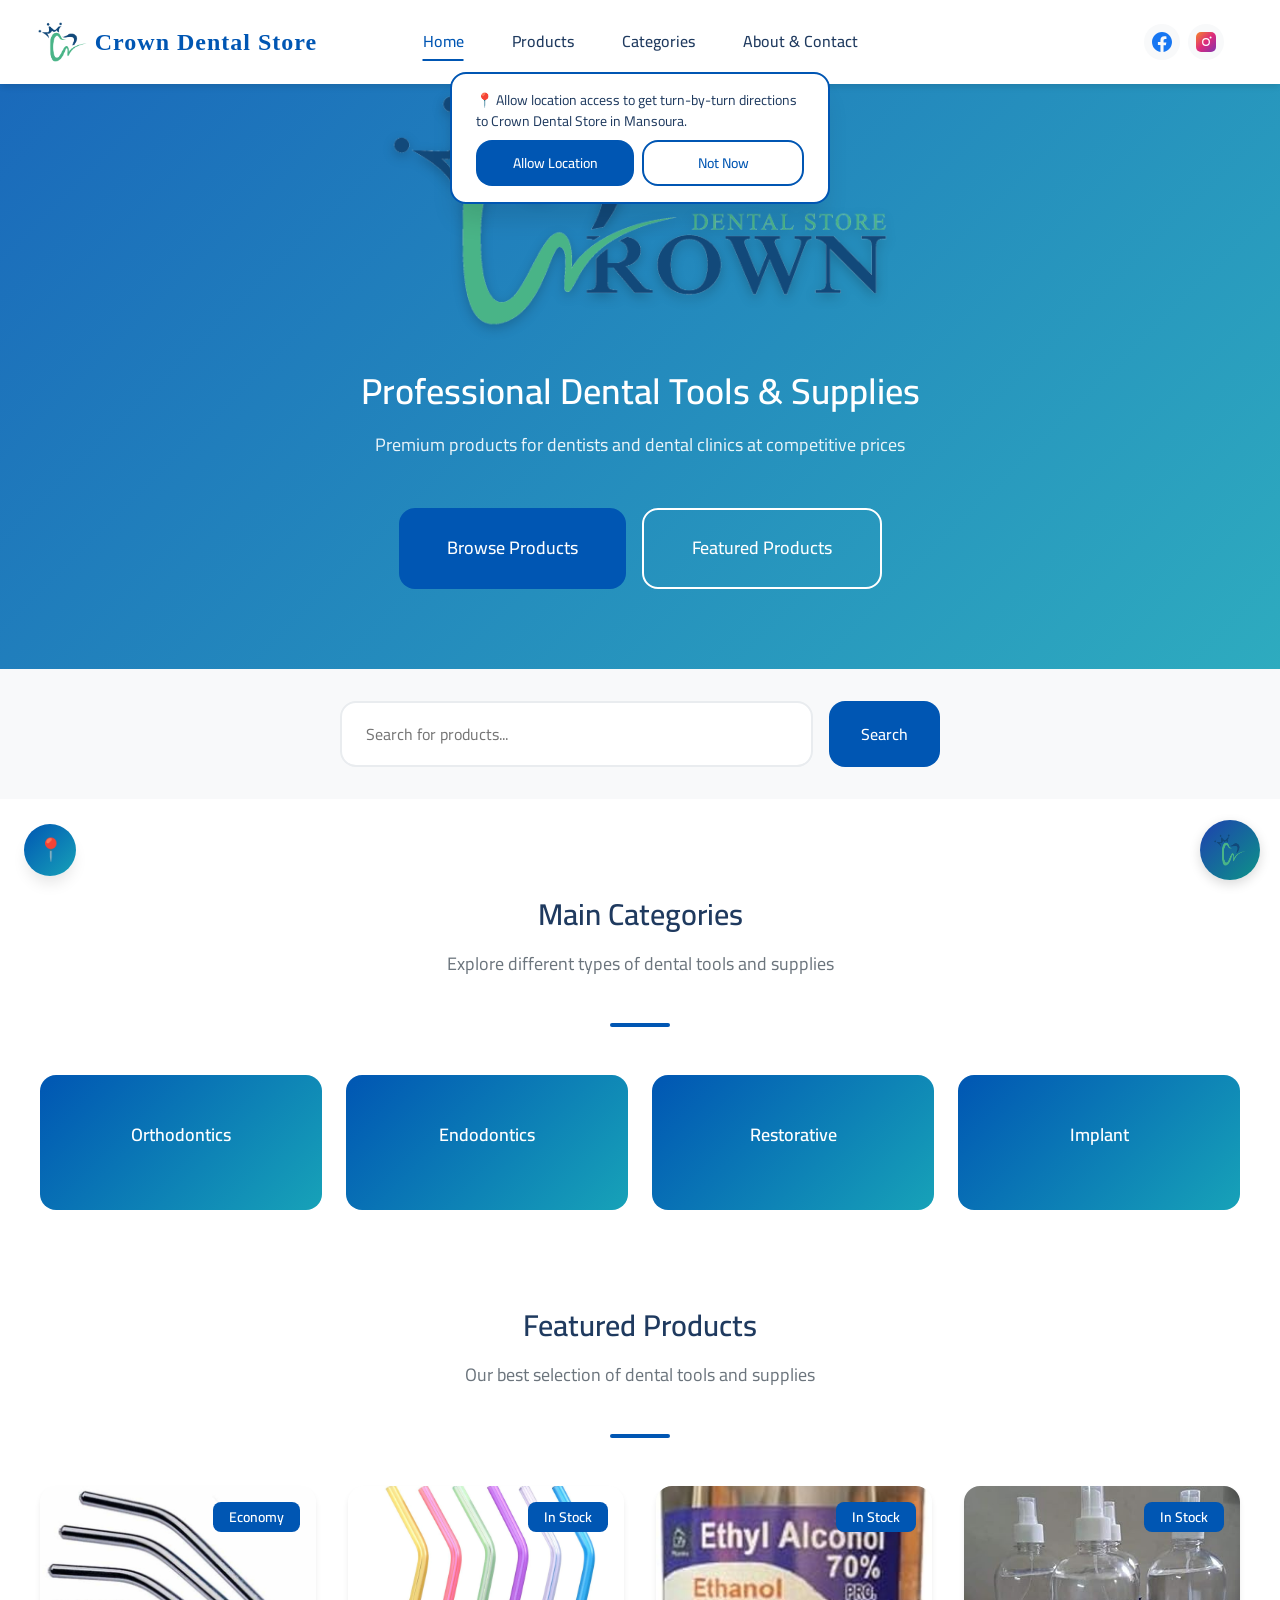
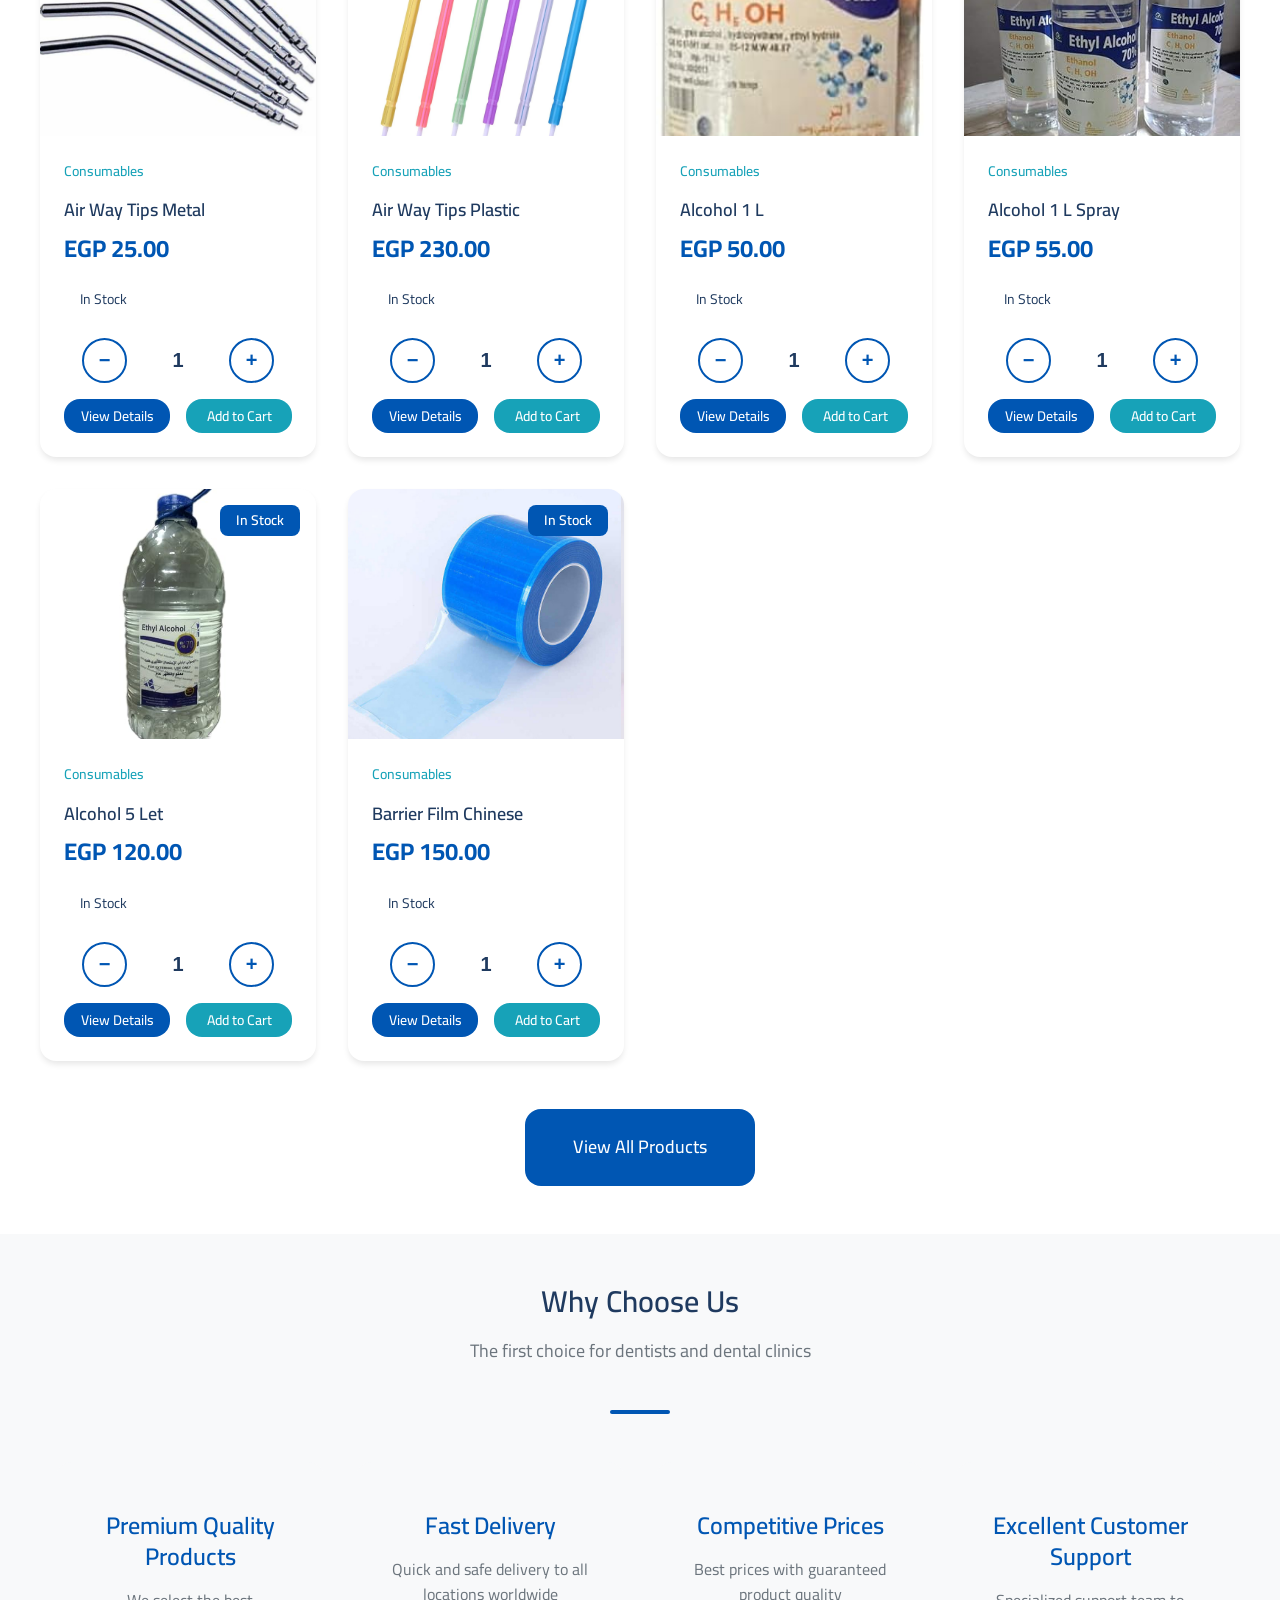
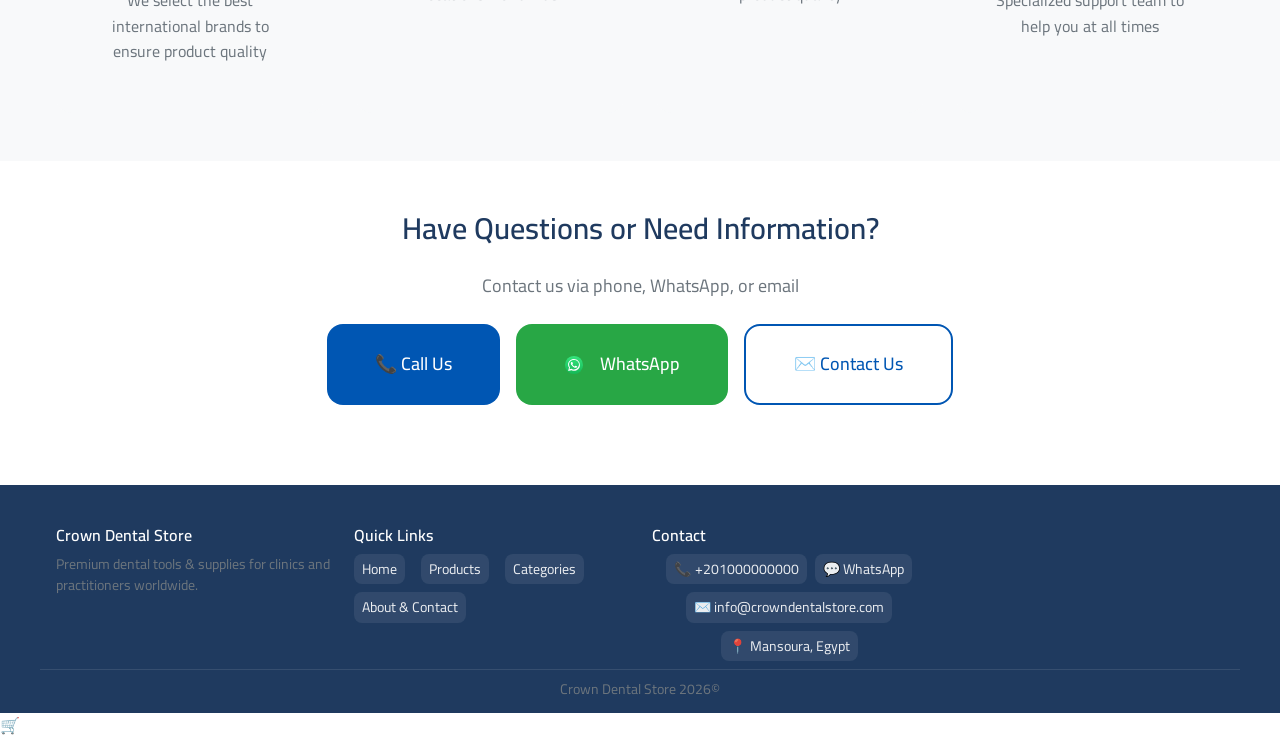
<file: index.html>
<!DOCTYPE html>
<html lang="en">
<head>
  <meta charset="UTF-8">
  <meta name="viewport" content="width=device-width, initial-scale=1.0">
  <meta name="description" content="Crown Dental Store - Premium dental tools and supplies. We provide high-quality products for dentists and dental clinics worldwide. International quality with competitive prices.">
  <meta name="keywords" content="Crown, Dental Tools, Dental Supplies, Dental Equipment, Professional Dental Products">
  <title>Crown Dental Store</title>

  <!-- CSS Files -->
  <link rel="stylesheet" href="css/style.css">
  <link rel="stylesheet" href="css/responsive.css">

  <!-- Google Fonts -->
  <link href="https://fonts.googleapis.com/css2?family=Cairo:wght@400;500;600;700&display=swap" rel="stylesheet">

  <!-- Favicon -->
  <link rel="icon" type="image/png" href="images/logo/crown-chatbot-icon.png">
</head>
<body>

  <!-- NAVBAR -->
  <nav class="navbar">
    <div class="navbar-container container">
      <div class="navbar-brand">
        <img src="images/logo/crown-chatbot-icon.png" alt="Crown Dental Store Logo" class="navbar-logo">
        <span>Crown Dental Store</span>
      </div>

      <button class="navbar-toggle" id="navbar-toggle">☰</button>

      <ul class="navbar-nav" id="navbar-nav">
        <li><a href="index.html">Home</a></li>
        <li><a href="products.html">Products</a></li>
        <li><a href="categories.html">Categories</a></li>
        <li><a href="about-contact.html">About & Contact</a></li>
      </ul>

      <div class="navbar-icons">
        <a href="https://www.facebook.com/share/1H798BjZV2/" target="_blank" rel="noopener noreferrer" class="navbar-icon" title="Facebook" aria-label="Facebook"><img src="images/social/facebook.svg" alt="Facebook"></a>
        <a href="https://www.instagram.com/crown.dentalstore?igsh=MWJqNnlodHkzOGtucQ==" target="_blank" rel="noopener noreferrer" class="navbar-icon" title="Instagram" aria-label="Instagram"><img src="images/social/instagram.svg" alt="Instagram"></a>
      </div>
    </div>
  </nav>

  <!-- HERO SECTION -->
  <section class="hero">
    <div class="container">
      <img src="images/logo/crown-logo.png" alt="Crown Dental Store" class="hero-image">
      <div class="hero-content">
        <h1>Professional Dental Tools & Supplies</h1>
        <p>Premium products for dentists and dental clinics at competitive prices</p>
        <div class="hero-buttons">
          <a href="products.html" class="btn btn-primary btn-lg">Browse Products</a>
          <a href="#featured-products" class="btn btn-outline btn-lg" style="border-color: white; color: white;">Featured Products</a>
        </div>
      </div>
    </div>
  </section>

  <!-- SEARCH BAR -->
  <section class="search-container">
    <div class="container">
      <div class="search-box">
        <input type="text" id="home-search" placeholder="Search for products..." data-search-dropdown>
        <button class="btn btn-primary">Search</button>
      </div>
    </div>
  </section>

  <!-- FEATURED CATEGORIES -->
  <section class="section container">
    <div class="section-title">
      <h2>Main Categories</h2>
      <p>Explore different types of dental tools and supplies</p>
    </div>

    <div class="categories-grid">
      <a href="products.html?category=Orthodontics" class="category-card">
        <h3>Orthodontics</h3>
      </a>
      <a href="products.html?category=Endodontics" class="category-card">
        <h3>Endodontics</h3>
      </a>
      <a href="products.html?category=Restorative" class="category-card">
        <h3>Restorative</h3>
      </a>
      <a href="products.html?category=Implant" class="category-card">
        <h3>Implant</h3>
      </a>
    </div>
  </section>

  <!-- FEATURED PRODUCTS -->
  <section class="section container" id="featured-products">
    <div class="section-title">
      <h2>Featured Products</h2>
      <p>Our best selection of dental tools and supplies</p>
    </div>

    <div class="products-grid" id="featured-products-grid">
      <!-- Products will be populated by JavaScript -->
    </div>

    <div style="text-align: center; margin-top: var(--spacing-2xl);">
      <a href="products.html" class="btn btn-primary btn-lg">View All Products</a>
    </div>
  </section>

  <!-- WHY CHOOSE US -->
  <section class="section" style="background-color: var(--color-bg-light);">
    <div class="container">
      <div class="section-title">
        <h2>Why Choose Us</h2>
        <p>The first choice for dentists and dental clinics</p>
      </div>

      <div class="features-grid">
        <div class="feature-card">
          <div class="feature-icon"></div>
          <h3>Premium Quality Products</h3>
          <p>We select the best international brands to ensure product quality</p>
        </div>
        <div class="feature-card">
          <div class="feature-icon"></div>
          <h3>Fast Delivery</h3>
          <p>Quick and safe delivery to all locations worldwide</p>
        </div>
        <div class="feature-card">
          <div class="feature-icon"></div>
          <h3>Competitive Prices</h3>
          <p>Best prices with guaranteed product quality</p>
        </div>
        <div class="feature-card">
          <div class="feature-icon"></div>
          <h3>Excellent Customer Support</h3>
          <p>Specialized support team to help you at all times</p>
        </div>
      </div>
    </div>
  </section>

  <!-- CTA SECTION -->
  <section class="section container" style="text-align: center;">
    <h2>Have Questions or Need Information?</h2>
    <p style="font-size: var(--font-size-lg); margin: var(--spacing-lg) 0;">Contact us via phone, WhatsApp, or email</p>
    <div class="cta-buttons">
      <a href="tel:+201000000000" class="btn btn-primary btn-lg">📞 Call Us</a>
      <a href="https://wa.me/201000000000?text=Hello" class="btn btn-success btn-lg"><img src="images/social/whatsapp_style_icon.svg" alt="WhatsApp" class="btn-icon"> WhatsApp</a>
      <a href="about-contact.html" class="btn btn-outline btn-lg">✉️ Contact Us</a>
    </div>
  </section>

  <!-- FOOTER (Home page only) -->
  <footer class="footer footer-home">
    <div class="footer-content">
      <div class="footer-section">
        <h3>Crown Dental Store</h3>
        <p>Premium dental tools &amp; supplies for clinics and practitioners worldwide.</p>
      </div>

      <div class="footer-section">
        <h3>Quick Links</h3>
        <ul class="footer-quick-links">
          <li><a href="index.html">Home</a></li>
          <li><a href="products.html">Products</a></li>
          <li><a href="categories.html">Categories</a></li>
          <li><a href="about-contact.html">About &amp; Contact</a></li>
        </ul>
      </div>

      <div class="footer-section">
        <h3>Contact</h3>
        <div class="footer-contact-row">
          <span class="footer-contact-chip">📞 <a href="tel:+201000000000">+201000000000</a></span>
          <span class="footer-contact-chip">💬 WhatsApp</span>
          <span class="footer-contact-chip">✉️ info@crowndentalstore.com</span>
          <span class="footer-contact-chip">📍 <a href="https://maps.google.com/?q=Mansoura,Egypt" target="_blank" rel="noopener">Mansoura, Egypt</a></span>
        </div>
      </div>
    </div>

    <div class="footer-bottom">
      <p>Crown Dental Store 2026©</p>
    </div>
  </footer>

  <!-- Floating WhatsApp Button (will be created by JS) -->

  <!-- JavaScript Files -->
  <script src="js/data.js"></script>
  <script src="js/main.js"></script>
  <script src="js/search-enhanced.js"></script>
  <script src="js/chatbot.js"></script>
  <script>
    // HOME PAGE SEARCH FUNCTIONALITY
    document.addEventListener('DOMContentLoaded', function() {
      const searchInput = document.getElementById('home-search');
      const searchBtn = document.querySelector('.search-container .btn');

      if (searchBtn) {
        searchBtn.addEventListener('click', performHomeSearch);
      }

      if (searchInput) {
        searchInput.addEventListener('keypress', function(e) {
          if (e.key === 'Enter') {
            performHomeSearch();
          }
        });
      }
    });

    function performHomeSearch() {
      const searchInput = document.getElementById('home-search');
      if (!searchInput || !searchInput.value.trim()) {
        alert('Please enter a search term');
        return;
      }

      const searchTerm = encodeURIComponent(searchInput.value.trim());
      window.location.href = `products.html?search=${searchTerm}`;
    }
  </script>
  <script>
    // Load featured products on home page
    document.addEventListener('DOMContentLoaded', function() {
      const featured = products.slice(0, 6);
      const grid = document.getElementById('featured-products-grid');

      if (grid) {
        grid.innerHTML = featured.map(product => createProductCard(product)).join('');
      }
    });
  </script>
</body>
</html>
</file>
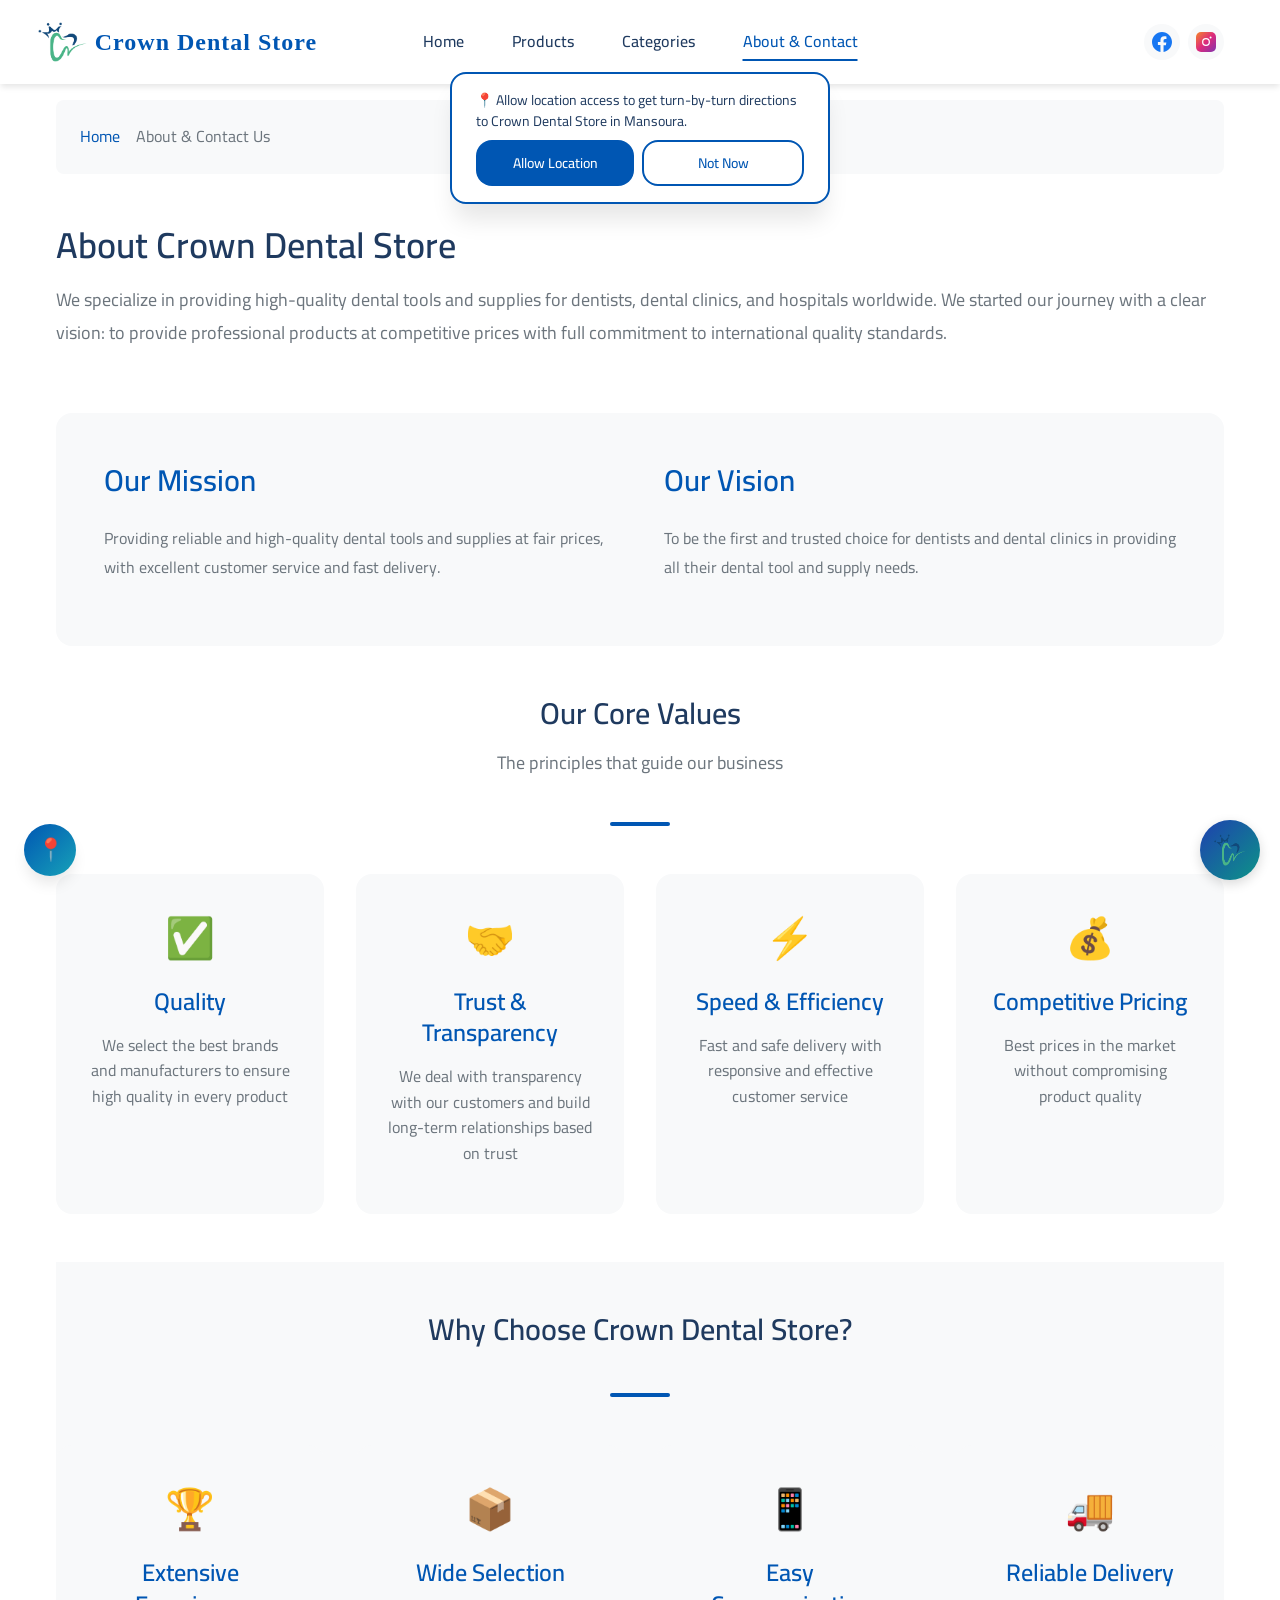
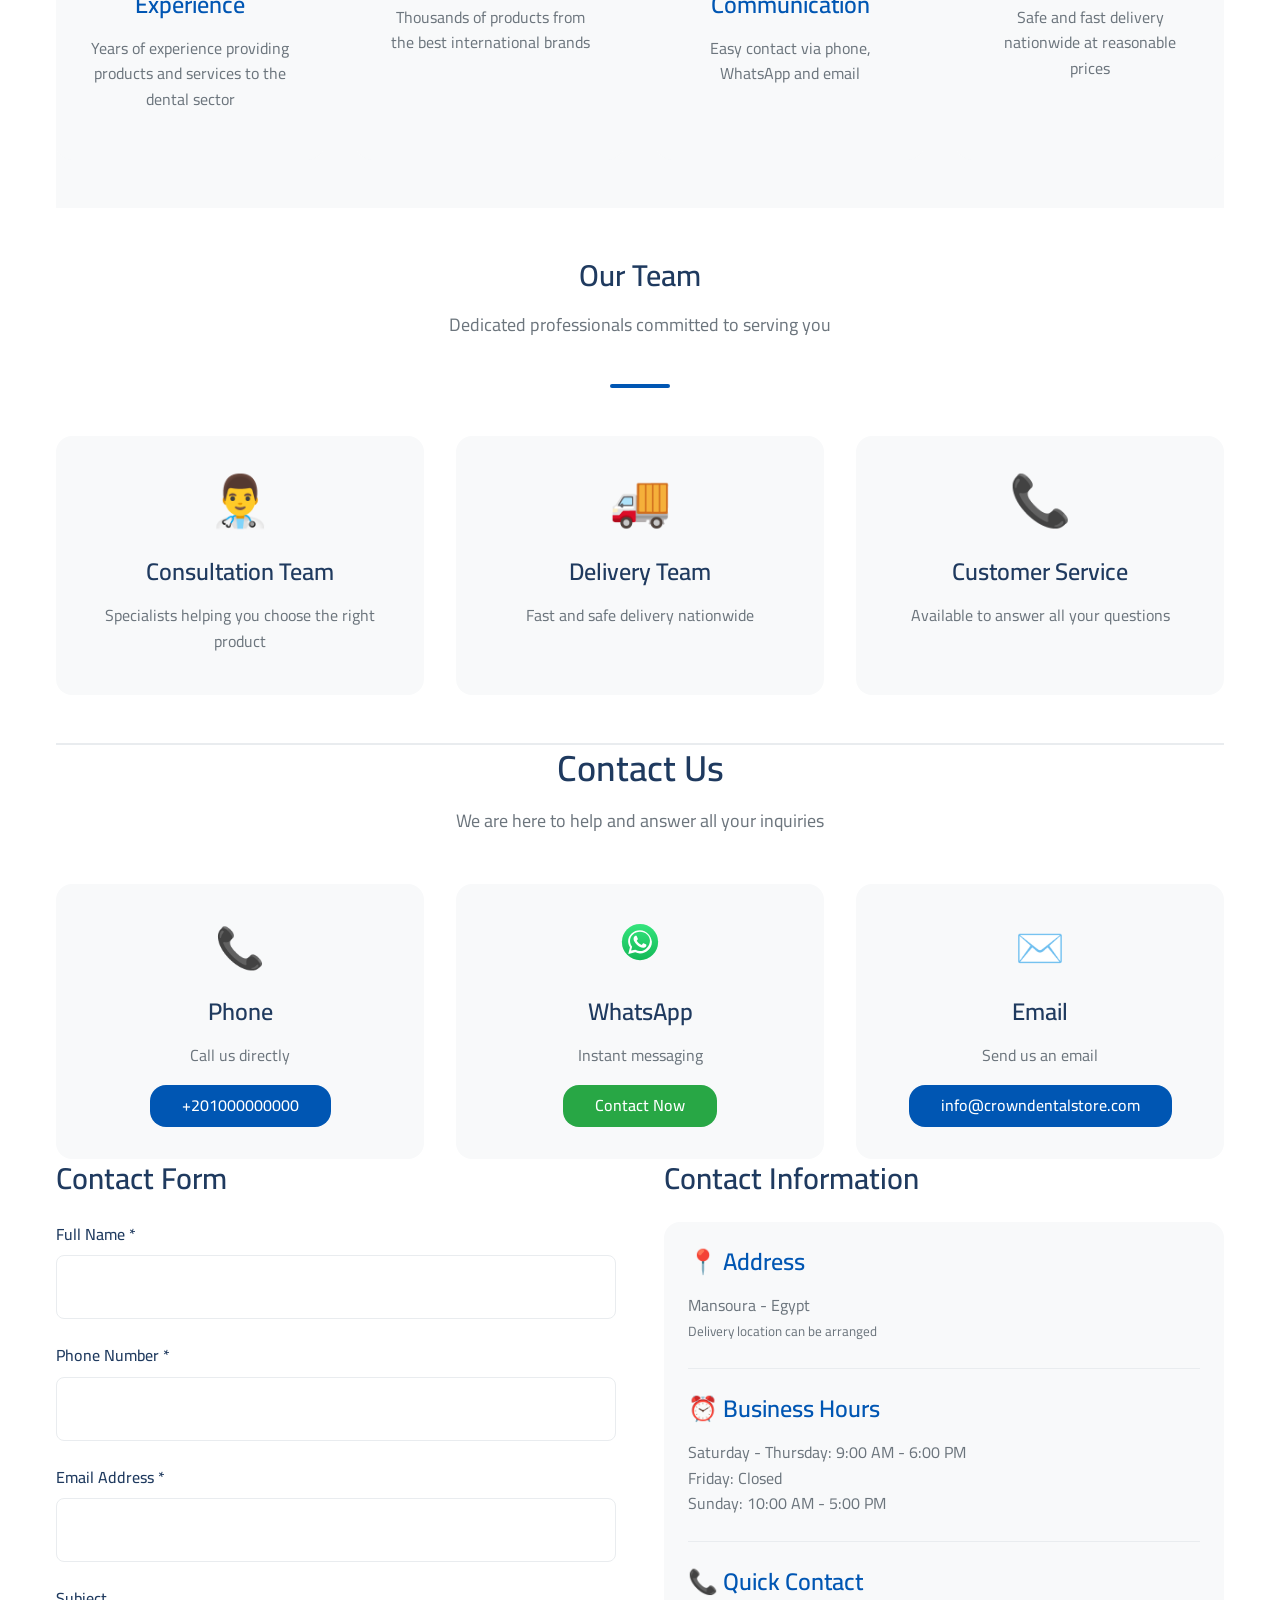
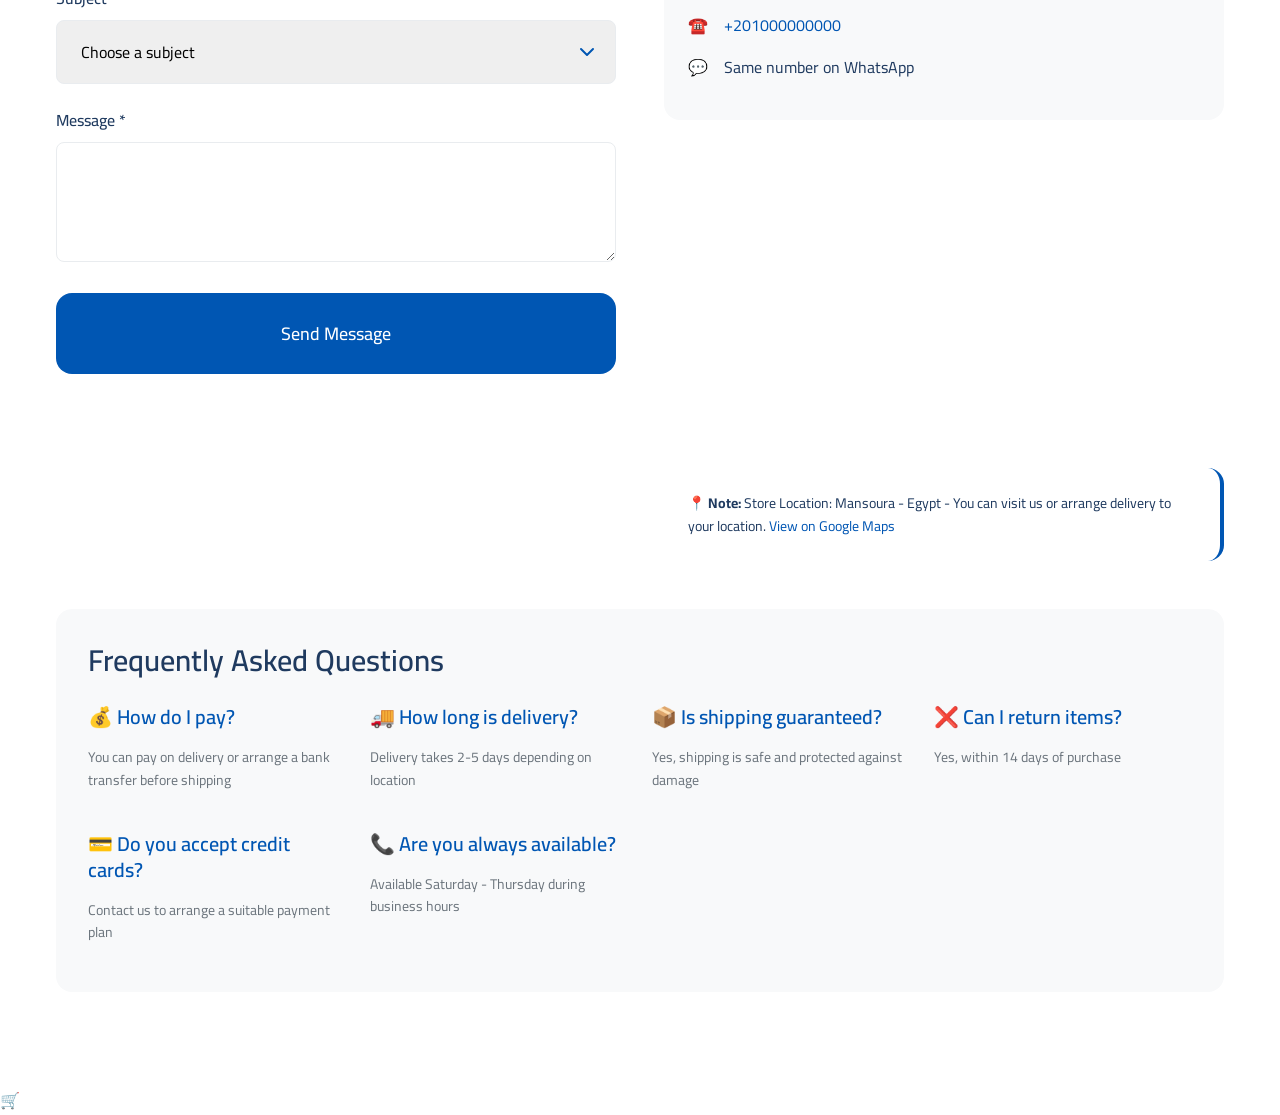
<file: about-contact.html>
<!DOCTYPE html>
<html lang="en">
<head>
  <meta charset="UTF-8">
  <meta name="viewport" content="width=device-width, initial-scale=1.0">
  <meta name="description" content="About Crown Dental Store & Contact Us - Specialists in providing high-quality dental tools and supplies">
  <title>About & Contact Us - Crown Dental Store</title>
  <link rel="stylesheet" href="css/style.css">
  <link rel="stylesheet" href="css/responsive.css">
  <link href="https://fonts.googleapis.com/css2?family=Cairo:wght@400;500;600;700&display=swap" rel="stylesheet">
  <link rel="icon" type="image/png" href="images/logo/crown-chatbot-icon.png">
</head>
<body>

  <!-- NAVBAR -->
  <nav class="navbar">
    <div class="navbar-container container">
      <div class="navbar-brand">
        <img src="images/logo/crown-chatbot-icon.png" alt="Crown Dental Store Logo" class="navbar-logo">
        <span>Crown Dental Store</span>
      </div>

      <button class="navbar-toggle" id="navbar-toggle">☰</button>

      <ul class="navbar-nav" id="navbar-nav">
        <li><a href="index.html">Home</a></li>
        <li><a href="products.html">Products</a></li>
        <li><a href="categories.html">Categories</a></li>
        <li><a href="about-contact.html" class="active">About & Contact</a></li>
      </ul>

      <div class="navbar-icons">
        <a href="https://www.facebook.com/share/1H798BjZV2/" target="_blank" rel="noopener noreferrer" class="navbar-icon" title="Facebook" aria-label="Facebook"><img src="images/social/facebook.svg" alt="Facebook"></a>
        <a href="https://www.instagram.com/crown.dentalstore?igsh=MWJqNnlodHkzOGtucQ==" target="_blank" rel="noopener noreferrer" class="navbar-icon" title="Instagram" aria-label="Instagram"><img src="images/social/instagram.svg" alt="Instagram"></a>
      </div>
    </div>
  </nav>

  <!-- PAGE CONTENT -->
  <div class="page-content">
    <div class="container">
      <!-- BREADCRUMB -->
      <ol class="breadcrumb">
        <li><a href="index.html">Home</a></li>
        <li>About & Contact Us</li>
      </ol>

      <!-- ============================================
           ABOUT SECTION START
           ============================================ -->
      <section class="section" id="about-section">
        <h1>About Crown Dental Store</h1>
        <p style="font-size: var(--font-size-lg); color: var(--color-text-light); line-height: 1.8;">
          We specialize in providing high-quality dental tools and supplies for dentists, dental clinics, and hospitals worldwide.
          We started our journey with a clear vision: to provide professional products at competitive prices with full commitment to international quality standards.
        </p>
      </section>

      <!-- MISSION & VISION -->
      <section class="section" style="background-color: var(--color-bg-light); padding: var(--spacing-2xl); border-radius: var(--radius-lg);">
        <div style="display: grid; grid-template-columns: repeat(auto-fit, minmax(250px, 1fr)); gap: var(--spacing-2xl);">
          <div>
            <h2 style="color: var(--color-primary); margin-bottom: var(--spacing-lg);"> Our Mission</h2>
            <p style="color: var(--color-text-light); line-height: 1.8;">
              Providing reliable and high-quality dental tools and supplies at fair prices, with excellent customer service and fast delivery.
            </p>
          </div>
          <div>
            <h2 style="color: var(--color-primary); margin-bottom: var(--spacing-lg);"> Our Vision</h2>
            <p style="color: var(--color-text-light); line-height: 1.8;">
              To be the first and trusted choice for dentists and dental clinics in providing all their dental tool and supply needs.
            </p>
          </div>
        </div>
      </section>

      <!-- OUR VALUES -->
      <section class="section">
        <div class="section-title">
          <h2>Our Core Values</h2>
          <p>The principles that guide our business</p>
        </div>

        <div class="features-grid">
          <div class="feature-card">
            <div class="feature-icon">✅</div>
            <h3>Quality</h3>
            <p>We select the best brands and manufacturers to ensure high quality in every product</p>
          </div>
          <div class="feature-card">
            <div class="feature-icon">🤝</div>
            <h3>Trust & Transparency</h3>
            <p>We deal with transparency with our customers and build long-term relationships based on trust</p>
          </div>
          <div class="feature-card">
            <div class="feature-icon">⚡</div>
            <h3>Speed & Efficiency</h3>
            <p>Fast and safe delivery with responsive and effective customer service</p>
          </div>
          <div class="feature-card">
            <div class="feature-icon">💰</div>
            <h3>Competitive Pricing</h3>
            <p>Best prices in the market without compromising product quality</p>
          </div>
        </div>
      </section>

      <!-- WHY CHOOSE US -->
      <section class="section" style="background-color: var(--color-bg-light); padding: var(--spacing-2xl) 0;">
        <div class="section-title">
          <h2>Why Choose Crown Dental Store?</h2>
        </div>

        <div class="features-grid">
          <div class="feature-card">
            <div class="feature-icon">🏆</div>
            <h3>Extensive Experience</h3>
            <p>Years of experience providing products and services to the dental sector</p>
          </div>
          <div class="feature-card">
            <div class="feature-icon">📦</div>
            <h3>Wide Selection</h3>
            <p>Thousands of products from the best international brands</p>
          </div>
          <div class="feature-card">
            <div class="feature-icon">📱</div>
            <h3>Easy Communication</h3>
            <p>Easy contact via phone, WhatsApp and email</p>
          </div>
          <div class="feature-card">
            <div class="feature-icon">🚚</div>
            <h3>Reliable Delivery</h3>
            <p>Safe and fast delivery nationwide at reasonable prices</p>
          </div>
        </div>
      </section>

      <!-- TEAM -->
      <section class="section">
        <div class="section-title">
          <h2>Our Team</h2>
          <p>Dedicated professionals committed to serving you</p>
        </div>

        <div style="display: grid; grid-template-columns: repeat(auto-fit, minmax(200px, 1fr)); gap: var(--spacing-xl);">
          <div style="background-color: var(--color-bg-light); padding: var(--spacing-lg); border-radius: var(--radius-lg); text-align: center;">
            <div style="font-size: 50px; margin-bottom: var(--spacing-base);">👨‍⚕️</div>
            <h3>Consultation Team</h3>
            <p style="color: var(--color-text-light);">Specialists helping you choose the right product</p>
          </div>
          <div style="background-color: var(--color-bg-light); padding: var(--spacing-lg); border-radius: var(--radius-lg); text-align: center;">
            <div style="font-size: 50px; margin-bottom: var(--spacing-base);">🚚</div>
            <h3>Delivery Team</h3>
            <p style="color: var(--color-text-light);">Fast and safe delivery nationwide</p>
          </div>
          <div style="background-color: var(--color-bg-light); padding: var(--spacing-lg); border-radius: var(--radius-lg); text-align: center;">
            <div style="font-size: 50px; margin-bottom: var(--spacing-base);">📞</div>
            <h3>Customer Service</h3>
            <p style="color: var(--color-text-light);">Available to answer all your questions</p>
          </div>
        </div>
      </section>

      <!-- ============================================
           CONTACT SECTION START
           ============================================ -->
      <section style="margin-top: var(--spacing-3xl); padding-top: var(--spacing-3xl); border-top: 2px solid var(--color-border);">
        <div style="margin-bottom: var(--spacing-2xl); text-align: center;">
          <h1>Contact Us</h1>
          <p style="color: var(--color-text-light); font-size: var(--font-size-lg);">We are here to help and answer all your inquiries</p>
        </div>

        <!-- CONTACT METHODS -->
        <div class="contact-methods-grid">
          <!-- Phone -->
          <div style="background-color: var(--color-bg-light); padding: var(--spacing-xl); border-radius: var(--radius-lg); text-align: center;">
            <div style="font-size: 40px; margin-bottom: var(--spacing-base);">📞</div>
            <h3>Phone</h3>
            <p style="color: var(--color-text-light); margin: var(--spacing-base) 0;">Call us directly</p>
            <a href="tel:+201000000000" class="btn btn-primary">+201000000000</a>
          </div>

          <!-- WhatsApp -->
          <div style="background-color: var(--color-bg-light); padding: var(--spacing-xl); border-radius: var(--radius-lg); text-align: center;">
            <div style="font-size: 40px; margin-bottom: var(--spacing-base);"><img src="images/social/whatsapp_style_icon.svg" alt="WhatsApp" style="width: 40px; height: 40px;"></div>
            <h3>WhatsApp</h3>
            <p style="color: var(--color-text-light); margin: var(--spacing-base) 0;">Instant messaging</p>
            <a href="https://wa.me/201000000000?text=Hello%20I%20would%20like%20to%20inquire%20about%20products" class="btn btn-success" target="_blank">Contact Now</a>
          </div>

          <!-- Email -->
          <div style="background-color: var(--color-bg-light); padding: var(--spacing-xl); border-radius: var(--radius-lg); text-align: center;">
            <div style="font-size: 40px; margin-bottom: var(--spacing-base);">✉️</div>
            <h3>Email</h3>
            <p style="color: var(--color-text-light); margin: var(--spacing-base) 0;">Send us an email</p>
            <a href="mailto:info@crowndentalstore.com" class="btn btn-primary">info@crowndentalstore.com</a>
          </div>
        </div>

        <!-- MAIN CONTENT ROW -->
        <div class="about-contact-grid">
          <!-- CONTACT FORM -->
          <div>
            <h2 style="margin-bottom: var(--spacing-lg);">Contact Form</h2>
            <form id="contact-form">
              <div class="form-group">
                <label for="contact-name">Full Name *</label>
                <input type="text" id="contact-name" name="name" required>
              </div>

              <div class="form-group">
                <label for="contact-phone">Phone Number *</label>
                <input type="tel" id="contact-phone" name="phone" required>
              </div>

              <div class="form-group">
                <label for="contact-email">Email Address *</label>
                <input type="email" id="contact-email" name="email" required>
              </div>

              <div class="form-group">
                <label for="contact-subject">Subject</label>
                <select id="contact-subject" name="subject">
                  <option value="">Choose a subject</option>
                  <option value="inquiry">General Inquiry</option>
                  <option value="order">Order Inquiry</option>
                  <option value="support">Support Request</option>
                  <option value="feedback">Feedback</option>
                </select>
              </div>

              <div class="form-group">
                <label for="contact-message">Message *</label>
                <textarea id="contact-message" name="message" required></textarea>
              </div>

              <button type="submit" class="btn btn-primary btn-lg" style="width: 100%;">Send Message</button>
            </form>
          </div>

          <!-- CONTACT INFO & MAP -->
          <div>
            <h2 style="margin-bottom: var(--spacing-lg);">Contact Information</h2>

            <div style="background-color: var(--color-bg-light); padding: var(--spacing-lg); border-radius: var(--radius-lg); margin-bottom: var(--spacing-lg);">
              <div style="margin-bottom: var(--spacing-lg);">
                <h3 style="color: var(--color-primary); margin-bottom: var(--spacing-base);">📍 Address</h3>
                <p style="color: var(--color-text-light);">
                  Mansoura - Egypt<br>
                  <small>Delivery location can be arranged</small>
                </p>
              </div>

              <div style="margin-bottom: var(--spacing-lg); padding-top: var(--spacing-lg); border-top: 1px solid var(--color-border);">
                <h3 style="color: var(--color-primary); margin-bottom: var(--spacing-base);">⏰ Business Hours</h3>
                <p style="color: var(--color-text-light);">
                  Saturday - Thursday: 9:00 AM - 6:00 PM<br>
                  Friday: Closed<br>
                  Sunday: 10:00 AM - 5:00 PM
                </p>
              </div>

              <div style="padding-top: var(--spacing-lg); border-top: 1px solid var(--color-border);">
                <h3 style="color: var(--color-primary); margin-bottom: var(--spacing-base);">📞 Quick Contact</h3>
                <div class="footer-contact" style="margin-bottom: var(--spacing-base);">
                  <span>☎️</span>
                  <a href="tel:+201000000000" dir="ltr">+201000000000</a>
                </div>
                <div class="footer-contact">
                  <span>💬</span>
                  <span>Same number on WhatsApp</span>
                </div>
              </div>
            </div>

            <!-- Google Maps Embed -->
            <div style="border-radius: var(--radius-lg); overflow: hidden; height: 300px;">
              <iframe src="https://www.google.com/maps/embed?pb=!1m18!1m12!1m3!1d3427.0!2d31.404958993676914!3d31.052985726822683!2m3!1f0!2f0!3f0!3m2!1i1024!2i768!4f13.1!3m3!1m2!1sCrown%20Dental%20Store!2s31.052985726822683%2C%2031.404958993676914!5e0!3m2!1sen!2seg!4v1234567890123" 
                      width="100%" height="300" style="border:0;" allowfullscreen="" loading="lazy" referrerpolicy="no-referrer-when-downgrade"></iframe>
            </div>
            
            <div style="margin-top: var(--spacing-lg); background-color: var(--color-info-light); padding: var(--spacing-lg); border-radius: var(--radius-lg); border-right: 4px solid var(--color-primary);">
              <p style="color: var(--color-text); font-size: var(--font-size-sm); margin: 0;">
                <strong>📍 Note:</strong> Store Location: Mansoura - Egypt - You can visit us or arrange delivery to your location. 
                <a href="https://maps.google.com/?q=Mansoura,Egypt" target="_blank" style="color: var(--color-primary);">View on Google Maps</a>
              </p>
            </div>
          </div>
        </div>

        <!-- FAQ SECTION -->
        <section style="background-color: var(--color-bg-light); padding: var(--spacing-xl); border-radius: var(--radius-lg); margin-bottom: var(--spacing-2xl);">
          <h2 style="margin-bottom: var(--spacing-lg);">Frequently Asked Questions</h2>

          <div style="display: grid; grid-template-columns: repeat(auto-fit, minmax(250px, 1fr)); gap: var(--spacing-lg);">
            <div>
              <h4 style="color: var(--color-primary); margin-bottom: var(--spacing-base);">💰 How do I pay?</h4>
              <p style="color: var(--color-text-light); font-size: var(--font-size-sm);">You can pay on delivery or arrange a bank transfer before shipping</p>
            </div>
            <div>
              <h4 style="color: var(--color-primary); margin-bottom: var(--spacing-base);">🚚 How long is delivery?</h4>
              <p style="color: var(--color-text-light); font-size: var(--font-size-sm);">Delivery takes 2-5 days depending on location</p>
            </div>
            <div>
              <h4 style="color: var(--color-primary); margin-bottom: var(--spacing-base);">📦 Is shipping guaranteed?</h4>
              <p style="color: var(--color-text-light); font-size: var(--font-size-sm);">Yes, shipping is safe and protected against damage</p>
            </div>
            <div>
              <h4 style="color: var(--color-primary); margin-bottom: var(--spacing-base);">❌ Can I return items?</h4>
              <p style="color: var(--color-text-light); font-size: var(--font-size-sm);">Yes, within 14 days of purchase</p>
            </div>
            <div>
              <h4 style="color: var(--color-primary); margin-bottom: var(--spacing-base);">💳 Do you accept credit cards?</h4>
              <p style="color: var(--color-text-light); font-size: var(--font-size-sm);">Contact us to arrange a suitable payment plan</p>
            </div>
            <div>
              <h4 style="color: var(--color-primary); margin-bottom: var(--spacing-base);">📞 Are you always available?</h4>
              <p style="color: var(--color-text-light); font-size: var(--font-size-sm);">Available Saturday - Thursday during business hours</p>
            </div>
          </div>
        </section>
      </section>
    </div>
  </div>

  <script src="js/data.js"></script>
  <script src="js/main.js"></script>
  <script src="js/search-enhanced.js"></script>
  <script src="js/chatbot.js"></script>
</body>
</html>
</file>
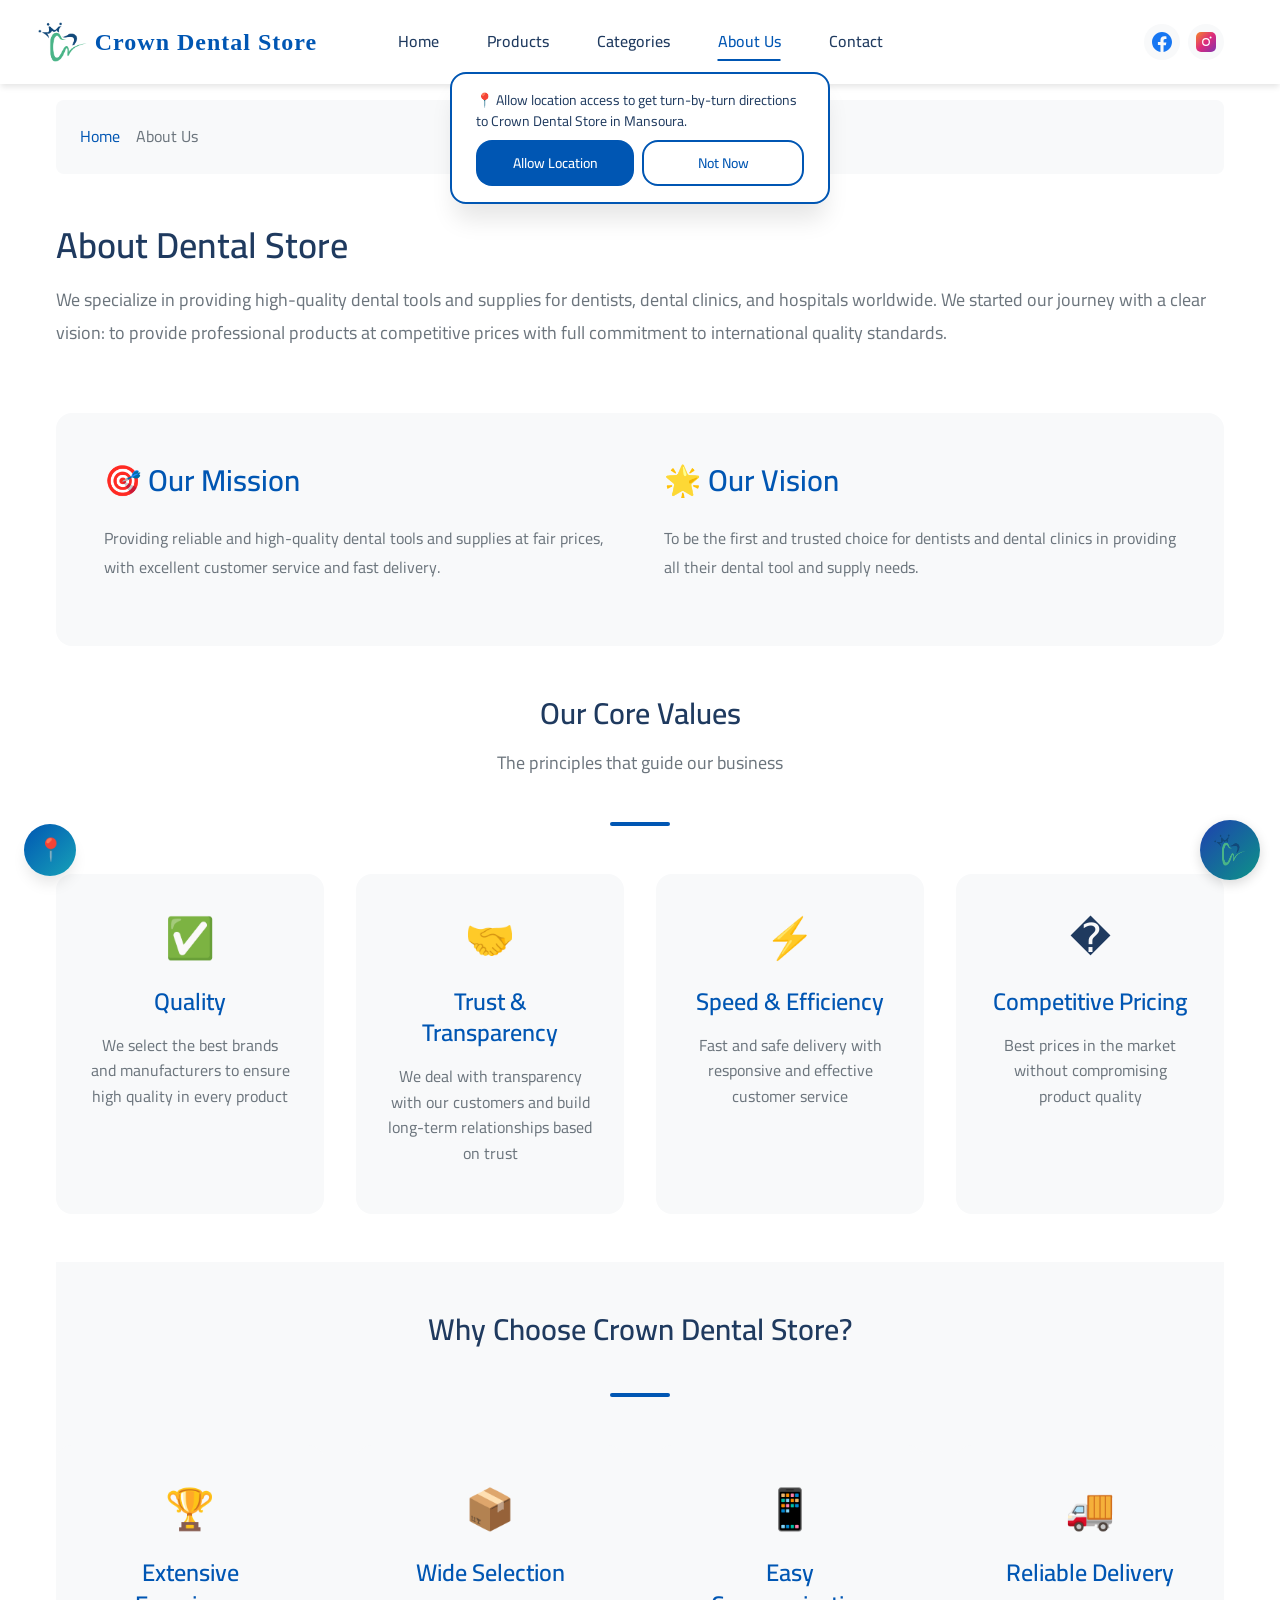
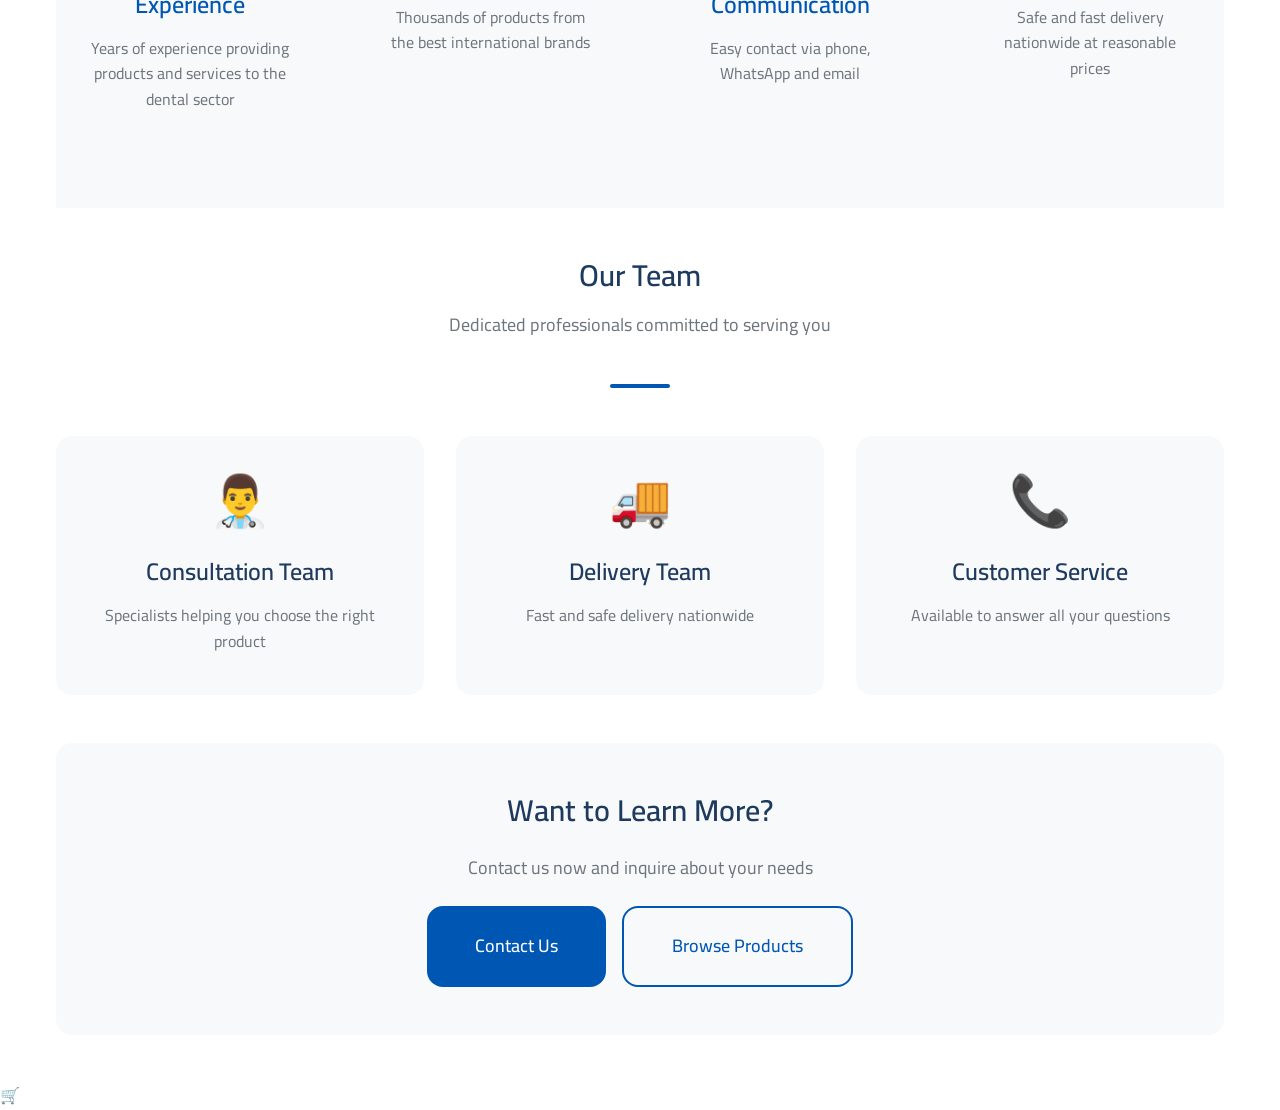
<file: about.html>
<!DOCTYPE html>
<html lang="en">
<head>
  <meta charset="UTF-8">
  <meta name="viewport" content="width=device-width, initial-scale=1.0">
  <meta name="description" content="About Crown Dental Store - Specialists in providing high-quality dental tools and supplies">
  <title>About Us - Crown Dental Store</title>
  <link rel="stylesheet" href="css/style.css">
  <link rel="stylesheet" href="css/responsive.css">
  <link href="https://fonts.googleapis.com/css2?family=Cairo:wght@400;500;600;700&display=swap" rel="stylesheet">
  <link rel="icon" type="image/png" href="images/logo/crown-chatbot-icon.png">
</head>
<body>

  <!-- NAVBAR -->
  <nav class="navbar">
    <div class="navbar-container container">
      <div class="navbar-brand">
        <img src="images/logo/crown-chatbot-icon.png" alt="Crown Dental Store Logo" class="navbar-logo">
        <span>Crown Dental Store</span>
      </div>

      <button class="navbar-toggle" id="navbar-toggle">☰</button>

      <ul class="navbar-nav" id="navbar-nav">
        <li><a href="index.html">Home</a></li>
        <li><a href="products.html">Products</a></li>
        <li><a href="categories.html">Categories</a></li>
        <li><a href="about.html" class="active">About Us</a></li>
        <li><a href="contact.html">Contact</a></li>
      </ul>

      <div class="navbar-icons">
        <a href="https://www.facebook.com/share/1H798BjZV2/" target="_blank" rel="noopener noreferrer" class="navbar-icon" title="Facebook" aria-label="Facebook"><img src="images/social/facebook.svg" alt="Facebook"></a>
        <a href="https://www.instagram.com/crown.dentalstore?igsh=MWJqNnlodHkzOGtucQ==" target="_blank" rel="noopener noreferrer" class="navbar-icon" title="Instagram" aria-label="Instagram"><img src="images/social/instagram.svg" alt="Instagram"></a>
      </div>
    </div>
  </nav>

  <!-- PAGE CONTENT -->
  <div class="page-content">
    <div class="container">
      <!-- BREADCRUMB -->
      <ol class="breadcrumb">
        <li><a href="index.html">Home</a></li>
        <li>About Us</li>
      </ol>

      <!-- HERO SECTION -->
      <section class="section">
        <h1>About Dental Store</h1>
        <p style="font-size: var(--font-size-lg); color: var(--color-text-light); line-height: 1.8;">
          We specialize in providing high-quality dental tools and supplies for dentists, dental clinics, and hospitals worldwide.
          We started our journey with a clear vision: to provide professional products at competitive prices with full commitment to international quality standards.
        </p>
      </section>

      <!-- MISSION & VISION -->
      <section class="section" style="background-color: var(--color-bg-light); padding: var(--spacing-2xl); border-radius: var(--radius-lg);">
        <div style="display: grid; grid-template-columns: repeat(auto-fit, minmax(250px, 1fr)); gap: var(--spacing-2xl);">
          <div>
            <h2 style="color: var(--color-primary); margin-bottom: var(--spacing-lg);">🎯 Our Mission</h2>
            <p style="color: var(--color-text-light); line-height: 1.8;">
              Providing reliable and high-quality dental tools and supplies at fair prices, with excellent customer service and fast delivery.
            </p>
          </div>
          <div>
            <h2 style="color: var(--color-primary); margin-bottom: var(--spacing-lg);">🌟 Our Vision</h2>
            <p style="color: var(--color-text-light); line-height: 1.8;">
              To be the first and trusted choice for dentists and dental clinics in providing all their dental tool and supply needs.
            </p>
          </div>
        </div>
      </section>

      <!-- OUR VALUES -->
      <section class="section">
        <div class="section-title">
          <h2>Our Core Values</h2>
          <p>The principles that guide our business</p>
        </div>

        <div class="features-grid">
          <div class="feature-card">
            <div class="feature-icon">✅</div>
            <h3>Quality</h3>
            <p>We select the best brands and manufacturers to ensure high quality in every product</p>
          </div>
          <div class="feature-card">
            <div class="feature-icon">🤝</div>
            <h3>Trust & Transparency</h3>
            <p>We deal with transparency with our customers and build long-term relationships based on trust</p>
          </div>
          <div class="feature-card">
            <div class="feature-icon">⚡</div>
            <h3>Speed & Efficiency</h3>
            <p>Fast and safe delivery with responsive and effective customer service</p>
          </div>
          <div class="feature-card">
            <div class="feature-icon">�</div>
            <h3>Competitive Pricing</h3>
            <p>Best prices in the market without compromising product quality</p>
          </div>
        </div>
      </section>

      <!-- WHY CHOOSE US -->
      <section class="section" style="background-color: var(--color-bg-light); padding: var(--spacing-2xl) 0;">
        <div class="section-title">
          <h2>Why Choose Crown Dental Store?</h2>
        </div>

        <div class="features-grid">
          <div class="feature-card">
            <div class="feature-icon">🏆</div>
            <h3>Extensive Experience</h3>
            <p>Years of experience providing products and services to the dental sector</p>
          </div>
          <div class="feature-card">
            <div class="feature-icon">📦</div>
            <h3>Wide Selection</h3>
            <p>Thousands of products from the best international brands</p>
          </div>
          <div class="feature-card">
            <div class="feature-icon">📱</div>
            <h3>Easy Communication</h3>
            <p>Easy contact via phone, WhatsApp and email</p>
          </div>
          <div class="feature-card">
            <div class="feature-icon">🚚</div>
            <h3>Reliable Delivery</h3>
            <p>Safe and fast delivery nationwide at reasonable prices</p>
          </div>
        </div>
      </section>

      <!-- TEAM -->
      <section class="section">
        <div class="section-title">
          <h2>Our Team</h2>
          <p>Dedicated professionals committed to serving you</p>
        </div>

        <div style="display: grid; grid-template-columns: repeat(auto-fit, minmax(200px, 1fr)); gap: var(--spacing-xl);">
          <div style="background-color: var(--color-bg-light); padding: var(--spacing-lg); border-radius: var(--radius-lg); text-align: center;">
            <div style="font-size: 50px; margin-bottom: var(--spacing-base);">👨‍⚕️</div>
            <h3>Consultation Team</h3>
            <p style="color: var(--color-text-light);">Specialists helping you choose the right product</p>
          </div>
          <div style="background-color: var(--color-bg-light); padding: var(--spacing-lg); border-radius: var(--radius-lg); text-align: center;">
            <div style="font-size: 50px; margin-bottom: var(--spacing-base);">🚚</div>
            <h3>Delivery Team</h3>
            <p style="color: var(--color-text-light);">Fast and safe delivery nationwide</p>
          </div>
          <div style="background-color: var(--color-bg-light); padding: var(--spacing-lg); border-radius: var(--radius-lg); text-align: center;">
            <div style="font-size: 50px; margin-bottom: var(--spacing-base);">📞</div>
            <h3>Customer Service</h3>
            <p style="color: var(--color-text-light);">Available to answer all your questions</p>
          </div>
        </div>
      </section>

      <!-- CTA -->
      <section class="section" style="text-align: center; background-color: var(--color-bg-light); padding: var(--spacing-2xl); border-radius: var(--radius-lg);">
        <h2>Want to Learn More?</h2>
        <p style="margin: var(--spacing-lg) 0; color: var(--color-text-light); font-size: var(--font-size-lg);">
          Contact us now and inquire about your needs
        </p>
        <div style="display: flex; gap: var(--spacing-base); justify-content: center; flex-wrap: wrap;">
          <a href="contact.html" class="btn btn-primary btn-lg">Contact Us</a>
          <a href="products.html" class="btn btn-outline btn-lg">Browse Products</a>
        </div>
      </section>
    </div>
  </div>

  <script src="js/data.js"></script>
  <script src="js/main.js"></script>
  <script src="js/search-enhanced.js"></script>
  <script src="js/chatbot.js"></script>
</body>
</html>
</file>
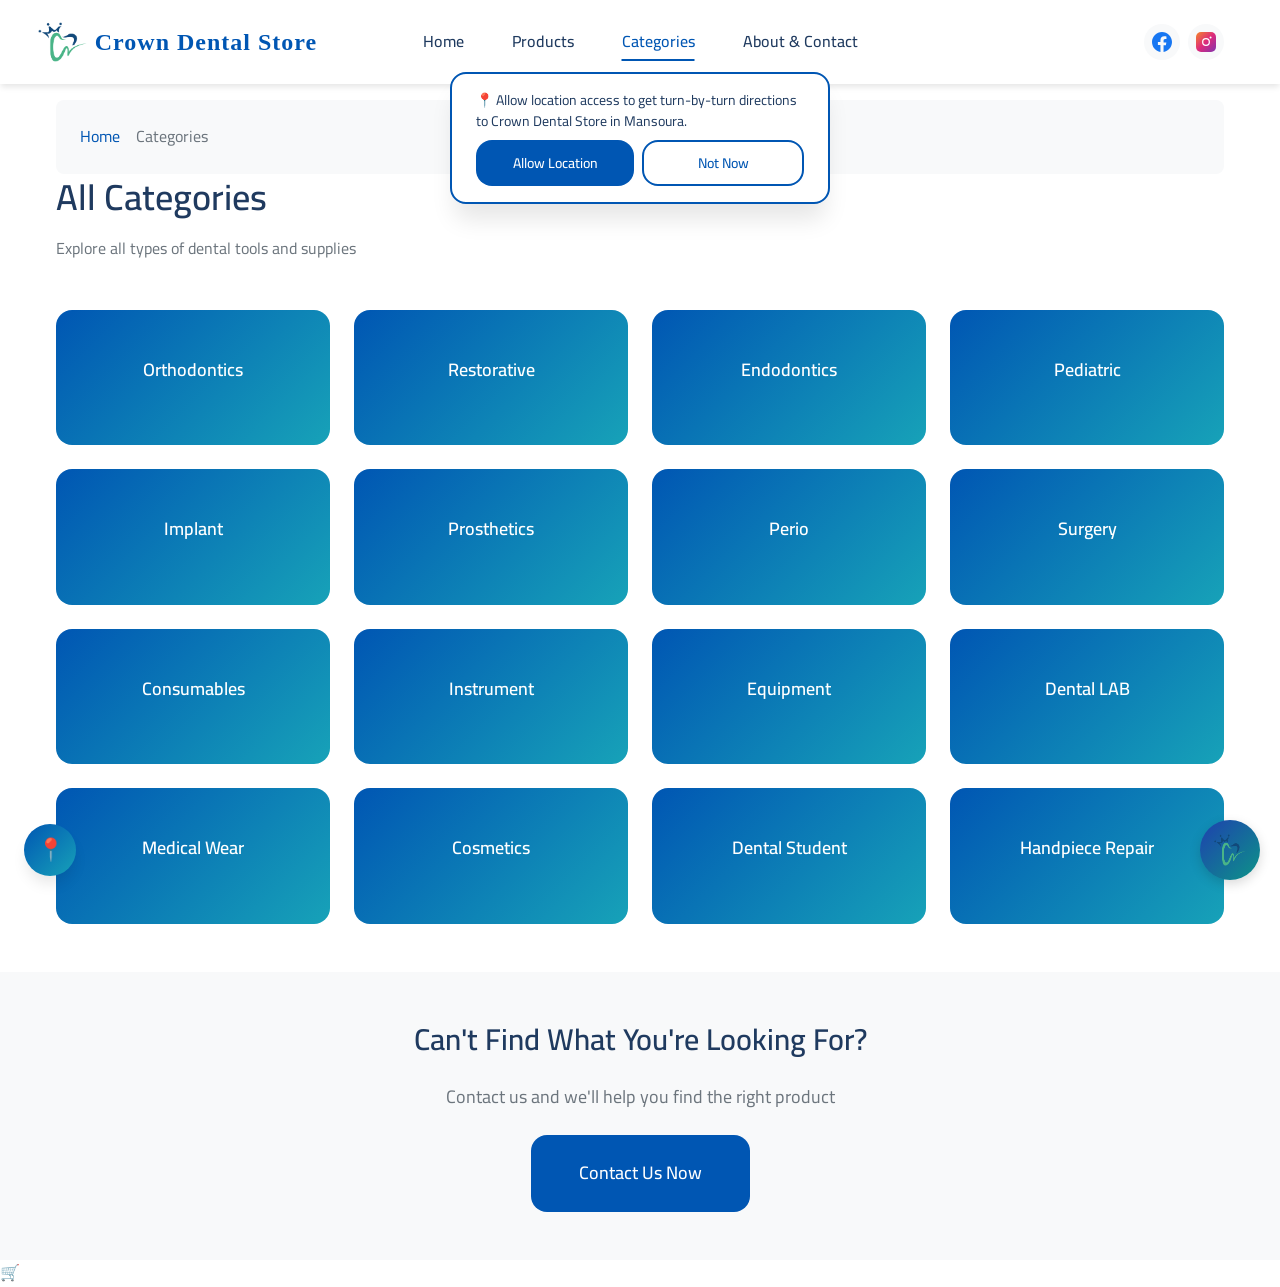
<file: categories.html>
<!DOCTYPE html>
<html lang="en">
<head>
  <meta charset="UTF-8">
  <meta name="viewport" content="width=device-width, initial-scale=1.0">
  <meta name="description" content="All categories of dental tools and supplies">
  <title>Categories - Crown Dental Store</title>
  <link rel="stylesheet" href="css/style.css">
  <link rel="stylesheet" href="css/responsive.css">
  <link href="https://fonts.googleapis.com/css2?family=Cairo:wght@400;500;600;700&display=swap" rel="stylesheet">
  <link rel="icon" type="image/png" href="images/logo/crown-chatbot-icon.png">
</head>
<body>

  <!-- NAVBAR -->
  <nav class="navbar">
    <div class="navbar-container container">
      <div class="navbar-brand">
        <img src="images/logo/crown-chatbot-icon.png" alt="Crown Dental Store Logo" class="navbar-logo">
        <span>Crown Dental Store</span>
      </div>

      <button class="navbar-toggle" id="navbar-toggle">☰</button>

      <ul class="navbar-nav" id="navbar-nav">
        <li><a href="index.html">Home</a></li>
        <li><a href="products.html">Products</a></li>
        <li><a href="categories.html" class="active">Categories</a></li>
        <li><a href="about-contact.html">About & Contact</a></li>
      </ul>

      <div class="navbar-icons">
        <a href="https://www.facebook.com/share/1H798BjZV2/" target="_blank" rel="noopener noreferrer" class="navbar-icon" title="Facebook" aria-label="Facebook"><img src="images/social/facebook.svg" alt="Facebook"></a>
        <a href="https://www.instagram.com/crown.dentalstore?igsh=MWJqNnlodHkzOGtucQ==" target="_blank" rel="noopener noreferrer" class="navbar-icon" title="Instagram" aria-label="Instagram"><img src="images/social/instagram.svg" alt="Instagram"></a>
      </div>
    </div>
  </nav>

  <!-- PAGE CONTENT -->
  <div class="page-content">
    <div class="container">
      <!-- BREADCRUMB -->
      <ol class="breadcrumb">
        <li><a href="index.html">Home</a></li>
        <li>Categories</li>
      </ol>

      <!-- PAGE TITLE -->
      <div style="margin-bottom: var(--spacing-2xl);">
        <h1>All Categories</h1>
        <p style="color: var(--color-text-light);">Explore all types of dental tools and supplies</p>
      </div>

      <!-- CATEGORIES GRID -->
      <div class="categories-grid" id="categories-container">
        <!-- Categories will be populated by JavaScript -->
      </div>
    </div>
  </div>

  <!-- CTA SECTION -->
  <section class="section" style="background-color: var(--color-bg-light); margin-top: var(--spacing-3xl);">
    <div class="container" style="text-align: center;">
      <h2>Can't Find What You're Looking For?</h2>
      <p style="font-size: var(--font-size-lg); margin: var(--spacing-lg) 0; color: var(--color-text-light);">Contact us and we'll help you find the right product</p>
      <a href="about-contact.html" class="btn btn-primary btn-lg">Contact Us Now</a>
    </div>
  </section>

  <script src="js/data.js"></script>
  <script src="js/main.js"></script>
  <script src="js/search-enhanced.js"></script>
  <script src="js/chatbot.js"></script>
  <script>
    // Populate categories
    document.addEventListener('DOMContentLoaded', function() {
      const container = document.getElementById('categories-container');

      const html = categories.map(cat => `
        <a href="products.html?category=${encodeURIComponent(cat.nameEnglish)}" class="category-card">
          <h3>${cat.nameEnglish}</h3>
        </a>
      `).join('');

      container.innerHTML = html;
    });
  </script>
</body>
</html>
</file>
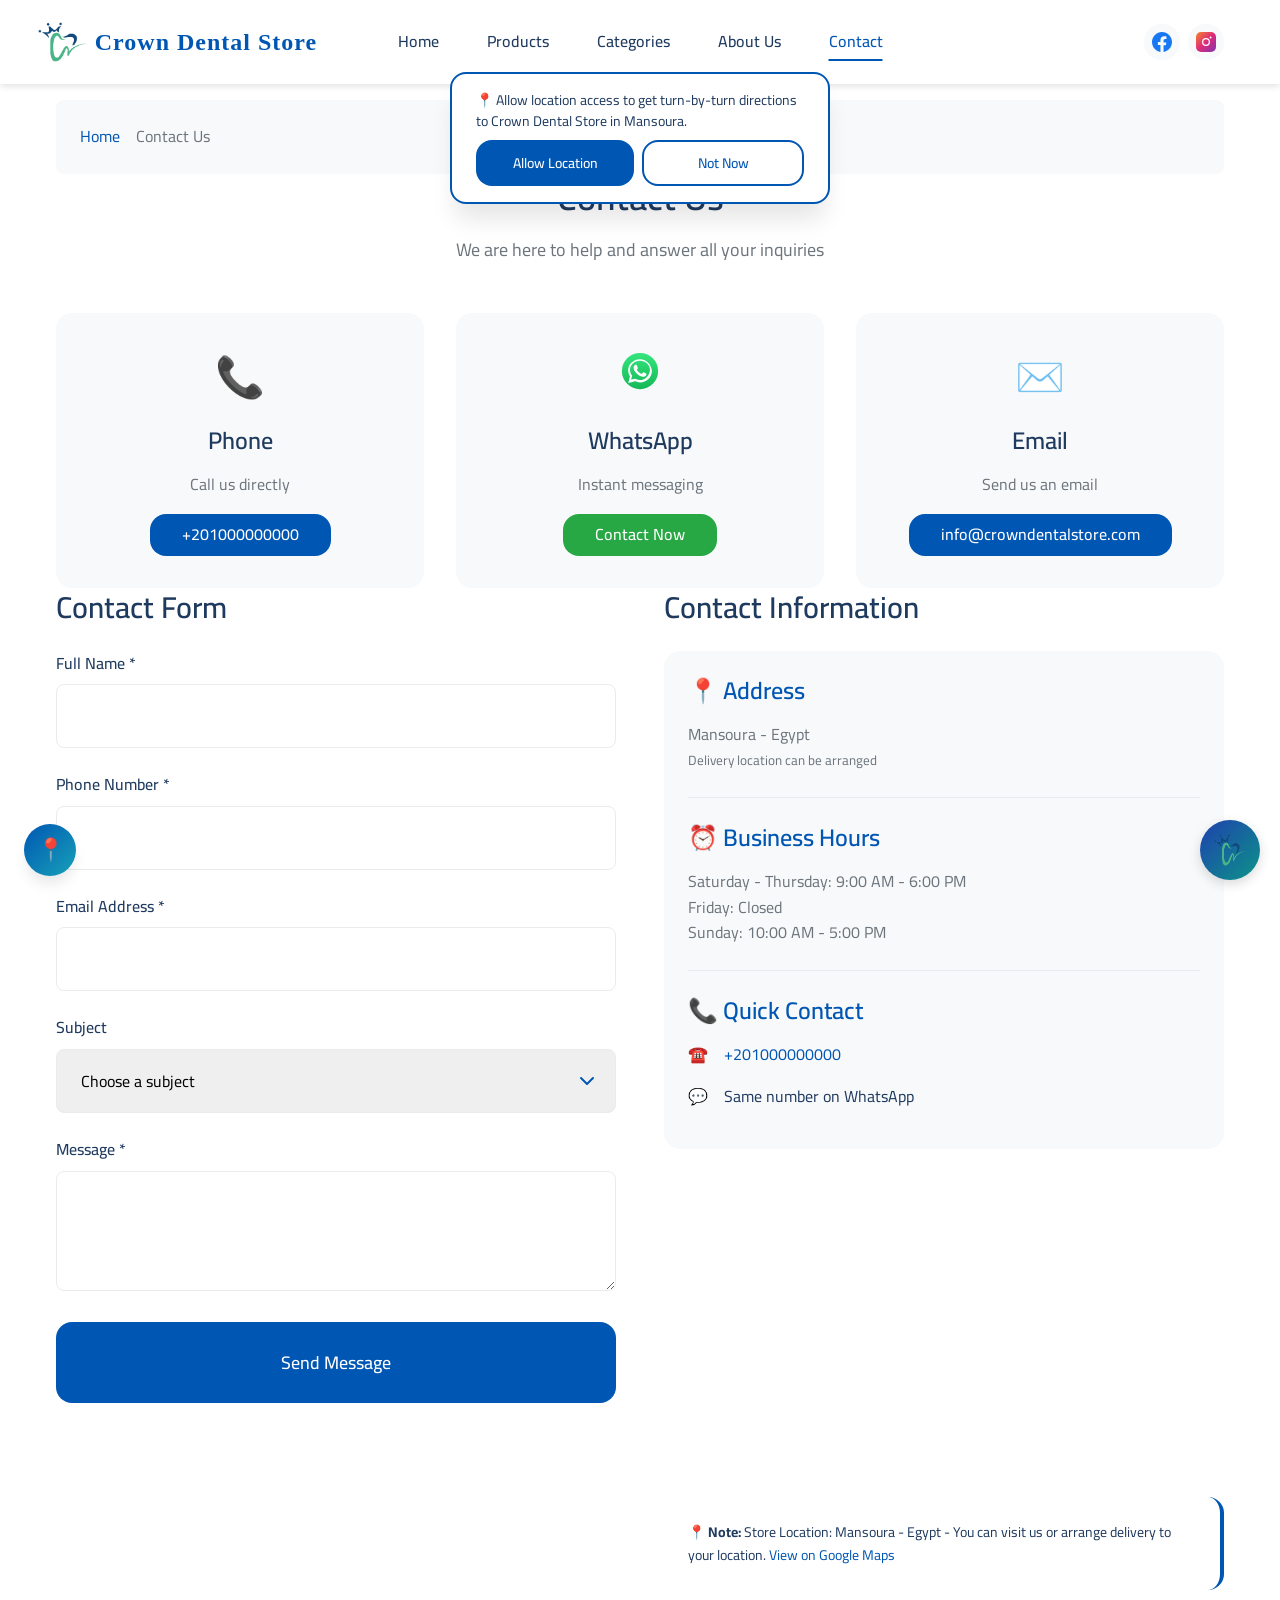
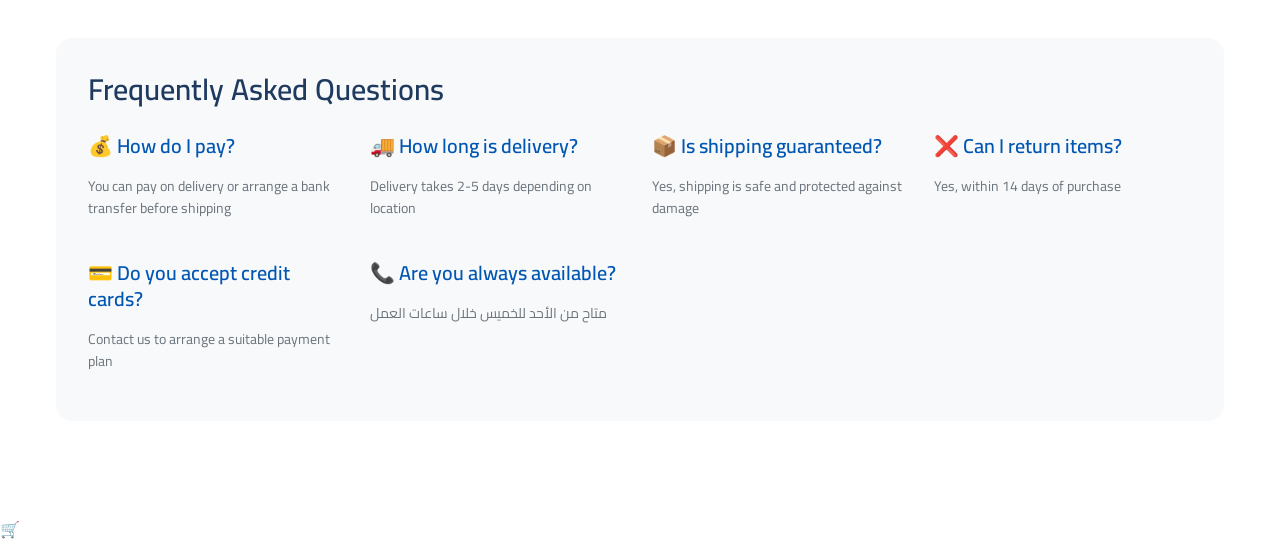
<file: contact.html>
<!DOCTYPE html>
<html lang="en">
<head>
  <meta charset="UTF-8">
  <meta name="viewport" content="width=device-width, initial-scale=1.0">
  <meta name="description" content="Contact Crown Dental Store - We provide excellent customer service and fast delivery.">
  <title>Contact Us - Crown Dental Store</title>
  <link rel="stylesheet" href="css/style.css">
  <link rel="stylesheet" href="css/responsive.css">
  <link href="https://fonts.googleapis.com/css2?family=Cairo:wght@400;500;600;700&display=swap" rel="stylesheet">
  <link rel="icon" type="image/png" href="images/logo/crown-chatbot-icon.png">
</head>
<body>

  <!-- NAVBAR -->
  <nav class="navbar">
    <div class="navbar-container container">
      <div class="navbar-brand">
        <img src="images/logo/crown-chatbot-icon.png" alt="Crown Dental Store Logo" class="navbar-logo">
        <span>Crown Dental Store</span>
      </div>

      <button class="navbar-toggle" id="navbar-toggle">☰</button>

      <ul class="navbar-nav" id="navbar-nav">
        <li><a href="index.html">Home</a></li>
        <li><a href="products.html">Products</a></li>
        <li><a href="categories.html">Categories</a></li>
        <li><a href="about.html">About Us</a></li>
        <li><a href="contact.html" class="active">Contact</a></li>
      </ul>

      <div class="navbar-icons">
        <a href="https://www.facebook.com/share/1H798BjZV2/" target="_blank" rel="noopener noreferrer" class="navbar-icon" title="Facebook" aria-label="Facebook"><img src="images/social/facebook.svg" alt="Facebook"></a>
        <a href="https://www.instagram.com/crown.dentalstore?igsh=MWJqNnlodHkzOGtucQ==" target="_blank" rel="noopener noreferrer" class="navbar-icon" title="Instagram" aria-label="Instagram"><img src="images/social/instagram.svg" alt="Instagram"></a>
      </div>
    </div>
  </nav>

  <!-- PAGE CONTENT -->
  <div class="page-content">
    <div class="container">
      <!-- BREADCRUMB -->
      <ol class="breadcrumb">
        <li><a href="index.html">Home</a></li>
        <li>Contact Us</li>
      </ol>

      <!-- PAGE TITLE -->
      <div style="margin-bottom: var(--spacing-2xl); text-align: center;">
        <h1>Contact Us</h1>
        <p style="color: var(--color-text-light); font-size: var(--font-size-lg);">We are here to help and answer all your inquiries</p>
      </div>

      <!-- CONTACT METHODS -->
      <div style="display: grid; grid-template-columns: repeat(auto-fit, minmax(250px, 1fr)); gap: var(--spacing-xl); margin-bottom: var(--spacing-3xl);">
        <!-- Phone -->
        <div style="background-color: var(--color-bg-light); padding: var(--spacing-xl); border-radius: var(--radius-lg); text-align: center;">
          <div style="font-size: 40px; margin-bottom: var(--spacing-base);">📞</div>
          <h3>Phone</h3>
          <p style="color: var(--color-text-light); margin: var(--spacing-base) 0;">Call us directly</p>
          <a href="tel:+201000000000" class="btn btn-primary">+201000000000</a>
        </div>

        <!-- WhatsApp -->
        <div style="background-color: var(--color-bg-light); padding: var(--spacing-xl); border-radius: var(--radius-lg); text-align: center;">
          <div style="font-size: 40px; margin-bottom: var(--spacing-base);"><img src="../images/social/whatsapp_style_icon.svg" alt="WhatsApp" style="width: 40px; height: 40px;"></div>
          <h3>WhatsApp</h3>
          <p style="color: var(--color-text-light); margin: var(--spacing-base) 0;">Instant messaging</p>
          <a href="https://wa.me/201000000000?text=Hello%20I%20would%20like%20to%20inquire%20about%20products" class="btn btn-success" target="_blank">Contact Now</a>
        </div>

        <!-- Email -->
        <div style="background-color: var(--color-bg-light); padding: var(--spacing-xl); border-radius: var(--radius-lg); text-align: center;">
          <div style="font-size: 40px; margin-bottom: var(--spacing-base);">✉️</div>
          <h3>Email</h3>
          <p style="color: var(--color-text-light); margin: var(--spacing-base) 0;">Send us an email</p>
          <a href="mailto:info@crowndentalstore.com" class="btn btn-primary">info@crowndentalstore.com</a>
        </div>
      </div>

      <!-- MAIN CONTENT ROW -->
      <div style="display: grid; grid-template-columns: 1fr 1fr; gap: var(--spacing-2xl); margin-bottom: var(--spacing-2xl);">
        <!-- CONTACT FORM -->
        <div>
          <h2 style="margin-bottom: var(--spacing-lg);">Contact Form</h2>
          <form id="contact-form">
            <div class="form-group">
              <label for="contact-name">Full Name *</label>
              <input type="text" id="contact-name" name="name" required>
            </div>

            <div class="form-group">
              <label for="contact-phone">Phone Number *</label>
              <input type="tel" id="contact-phone" name="phone" required>
            </div>

            <div class="form-group">
              <label for="contact-email">Email Address *</label>
              <input type="email" id="contact-email" name="email" required>
            </div>

            <div class="form-group">
              <label for="contact-subject">Subject</label>
              <select id="contact-subject" name="subject">
                <option value="">Choose a subject</option>
                <option value="inquiry">General Inquiry</option>
                <option value="order">Order Inquiry</option>
                <option value="support">Support Request</option>
                <option value="feedback">Feedback</option>
              </select>
            </div>

            <div class="form-group">
              <label for="contact-message">Message *</label>
              <textarea id="contact-message" name="message" required></textarea>
            </div>

            <button type="submit" class="btn btn-primary btn-lg" style="width: 100%;">Send Message</button>
          </form>
        </div>

        <!-- CONTACT INFO & MAP -->
        <div>
          <h2 style="margin-bottom: var(--spacing-lg);">Contact Information</h2>

          <div style="background-color: var(--color-bg-light); padding: var(--spacing-lg); border-radius: var(--radius-lg); margin-bottom: var(--spacing-lg);">
            <div style="margin-bottom: var(--spacing-lg);">
              <h3 style="color: var(--color-primary); margin-bottom: var(--spacing-base);">📍 Address</h3>
              <p style="color: var(--color-text-light);">
                Mansoura - Egypt<br>
                <small>Delivery location can be arranged</small>
              </p>
            </div>

            <div style="margin-bottom: var(--spacing-lg); padding-top: var(--spacing-lg); border-top: 1px solid var(--color-border);">
              <h3 style="color: var(--color-primary); margin-bottom: var(--spacing-base);">⏰ Business Hours</h3>
              <p style="color: var(--color-text-light);">
                Saturday - Thursday: 9:00 AM - 6:00 PM<br>
                Friday: Closed<br>
                Sunday: 10:00 AM - 5:00 PM
              </p>
            </div>

            <div style="padding-top: var(--spacing-lg); border-top: 1px solid var(--color-border);">
              <h3 style="color: var(--color-primary); margin-bottom: var(--spacing-base);">📞 Quick Contact</h3>
              <div class="footer-contact" style="margin-bottom: var(--spacing-base);">
                <span>☎️</span>
                <a href="tel:+201000000000" dir="ltr">+201000000000</a>
              </div>
              <div class="footer-contact">
                <span>💬</span>
                <span>Same number on WhatsApp</span>
              </div>
            </div>
          </div>

          <!-- Google Maps Embed -->
          <div style="border-radius: var(--radius-lg); overflow: hidden; height: 300px;">
            <iframe src="https://www.google.com/maps/embed?pb=!1m18!1m12!1m3!1d3427.0!2d31.404958993676914!3d31.052985726822683!2m3!1f0!2f0!3f0!3m2!1i1024!2i768!4f13.1!3m3!1m2!1sCrown%20Dental%20Store!2s31.052985726822683%2C%2031.404958993676914!5e0!3m2!1sen!2seg!4v1234567890123" 
                    width="100%" height="300" style="border:0;" allowfullscreen="" loading="lazy" referrerpolicy="no-referrer-when-downgrade"></iframe>
          </div>
          
          <div style="margin-top: var(--spacing-lg); background-color: var(--color-info-light); padding: var(--spacing-lg); border-radius: var(--radius-lg); border-right: 4px solid var(--color-primary);">
            <p style="color: var(--color-text); font-size: var(--font-size-sm); margin: 0;">
                <strong>📍 Note:</strong> Store Location: Mansoura - Egypt - You can visit us or arrange delivery to your location. 
                <a href="https://maps.google.com/?q=Mansoura,Egypt" target="_blank" style="color: var(--color-primary);">View on Google Maps</a>
            </p>
          </div>
        </div>
      </div>

      <!-- FAQ SECTION -->
      <section style="background-color: var(--color-bg-light); padding: var(--spacing-xl); border-radius: var(--radius-lg); margin-bottom: var(--spacing-2xl);">
        <h2 style="margin-bottom: var(--spacing-lg);">Frequently Asked Questions</h2>

        <div style="display: grid; grid-template-columns: repeat(auto-fit, minmax(250px, 1fr)); gap: var(--spacing-lg);">
          <div>
            <h4 style="color: var(--color-primary); margin-bottom: var(--spacing-base);">💰 How do I pay?</h4>
            <p style="color: var(--color-text-light); font-size: var(--font-size-sm);">You can pay on delivery or arrange a bank transfer before shipping</p>
          </div>
          <div>
            <h4 style="color: var(--color-primary); margin-bottom: var(--spacing-base);">🚚 How long is delivery?</h4>
            <p style="color: var(--color-text-light); font-size: var(--font-size-sm);">Delivery takes 2-5 days depending on location</p>
          </div>
          <div>
            <h4 style="color: var(--color-primary); margin-bottom: var(--spacing-base);">📦 Is shipping guaranteed?</h4>
            <p style="color: var(--color-text-light); font-size: var(--font-size-sm);">Yes, shipping is safe and protected against damage</p>
          </div>
          <div>
            <h4 style="color: var(--color-primary); margin-bottom: var(--spacing-base);">❌ Can I return items?</h4>
            <p style="color: var(--color-text-light); font-size: var(--font-size-sm);">Yes, within 14 days of purchase</p>
          </div>
          <div>
            <h4 style="color: var(--color-primary); margin-bottom: var(--spacing-base);">💳 Do you accept credit cards?</h4>
            <p style="color: var(--color-text-light); font-size: var(--font-size-sm);">Contact us to arrange a suitable payment plan</p>
          </div>
          <div>
            <h4 style="color: var(--color-primary); margin-bottom: var(--spacing-base);">📞 Are you always available?</h4>
            <p style="color: var(--color-text-light); font-size: var(--font-size-sm);">متاح من الأحد للخميس خلال ساعات العمل</p>
          </div>
        </div>
      </section>
    </div>
  </div>

  <script src="js/data.js"></script>
  <script src="js/main.js"></script>
  <script src="js/search-enhanced.js"></script>
  <script src="js/chatbot.js"></script>
</body>
</html>
</file>
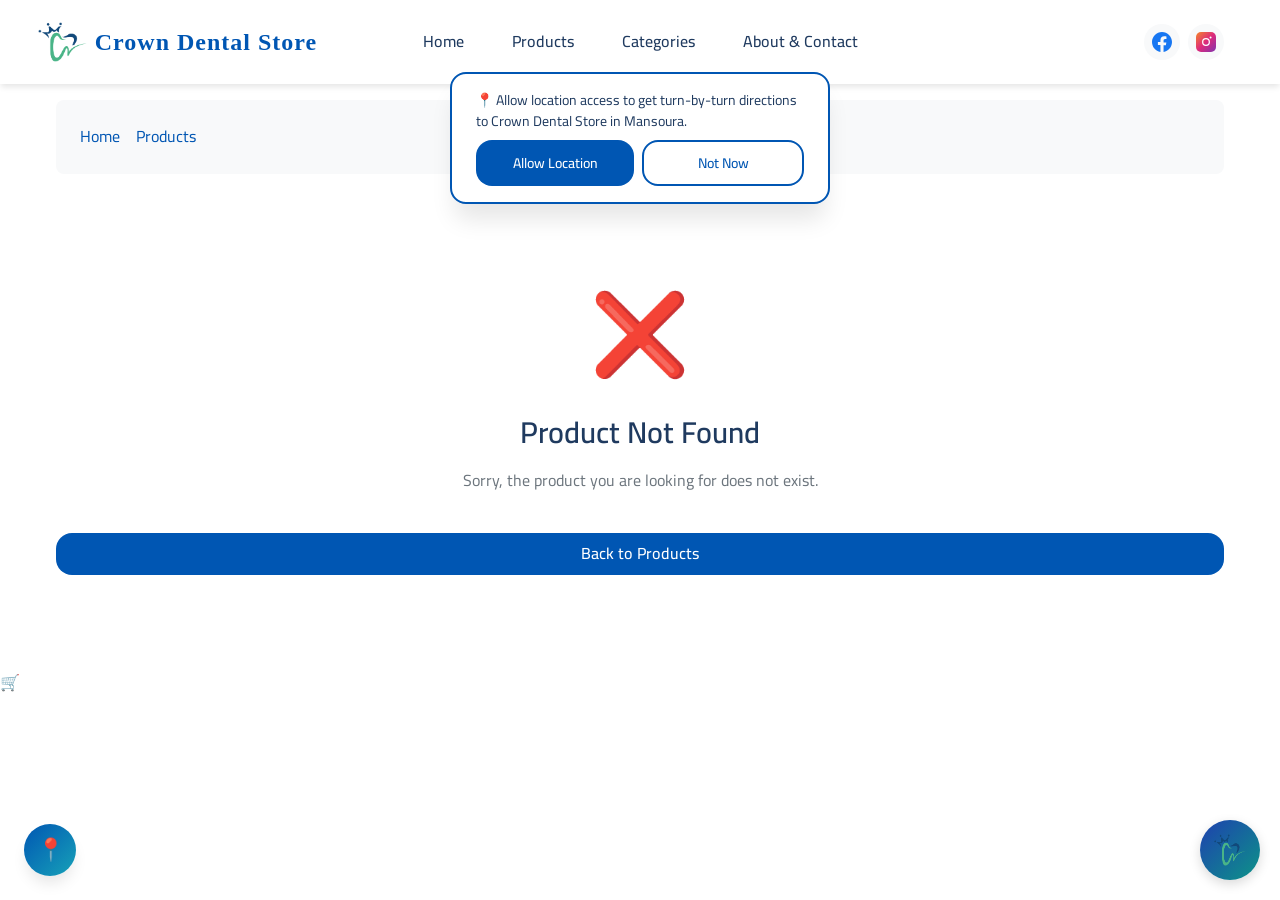
<file: product-details.html>
<!DOCTYPE html>
<html lang="en" dir="ltr">
<head>
  <meta charset="UTF-8">
  <meta name="viewport" content="width=device-width, initial-scale=1.0">
  <meta name="description" content="Product Details - Dental tools and supplies">
  <title>Product Details - Crown Dental Store</title>
  <link rel="stylesheet" href="css/style.css">
  <link rel="stylesheet" href="css/responsive.css">
  <link href="https://fonts.googleapis.com/css2?family=Cairo:wght@400;500;600;700&display=swap" rel="stylesheet">
  <link rel="icon" type="image/png" href="images/logo/crown-chatbot-icon.png">
</head>
<body>

  <!-- NAVBAR -->
  <nav class="navbar">
    <div class="navbar-container container">
      <div class="navbar-brand">
        <img src="images/logo/crown-chatbot-icon.png" alt="Crown Dental Store Logo" class="navbar-logo">
        <span>Crown Dental Store</span>
      </div>

      <button class="navbar-toggle" id="navbar-toggle">☰</button>

      <ul class="navbar-nav" id="navbar-nav">
        <li><a href="index.html">Home</a></li>
        <li><a href="products.html" class="active">Products</a></li>
        <li><a href="categories.html">Categories</a></li>
        <li><a href="about-contact.html">About & Contact</a></li>
      </ul>

      <div class="navbar-icons">
        <a href="https://www.facebook.com/share/1H798BjZV2/" target="_blank" rel="noopener noreferrer" class="navbar-icon" title="Facebook" aria-label="Facebook"><img src="images/social/facebook.svg" alt="Facebook"></a>
        <a href="https://www.instagram.com/crown.dentalstore?igsh=MWJqNnlodHkzOGtucQ==" target="_blank" rel="noopener noreferrer" class="navbar-icon" title="Instagram" aria-label="Instagram"><img src="images/social/instagram.svg" alt="Instagram"></a>
      </div>
    </div>
  </nav>

  <!-- PAGE CONTENT -->
  <div class="page-content">
    <div class="container">
      <!-- BREADCRUMB -->
      <ol class="breadcrumb" id="breadcrumb">
        <li><a href="index.html">Home</a></li>
        <li><a href="products.html">Products</a></li>
      </ol>

      <!-- PRODUCT DETAILS -->
      <div class="product-details-container" id="product-details-container">
        <div style="text-align: center; grid-column: 1/-1; padding: var(--spacing-2xl);">
          <div class="spinner"></div>
          <p>Loading product...</p>
        </div>
      </div>

      <!-- RELATED PRODUCTS -->
      <div id="related-products-container"></div>
    </div>
  </div>

  <script src="js/data.js"></script>
  <script src="js/main.js"></script>
  <script src="js/search-enhanced.js"></script>
  <script src="js/product-details.js"></script>
  <script src="js/chatbot.js"></script>
</body>
</html>
</file>
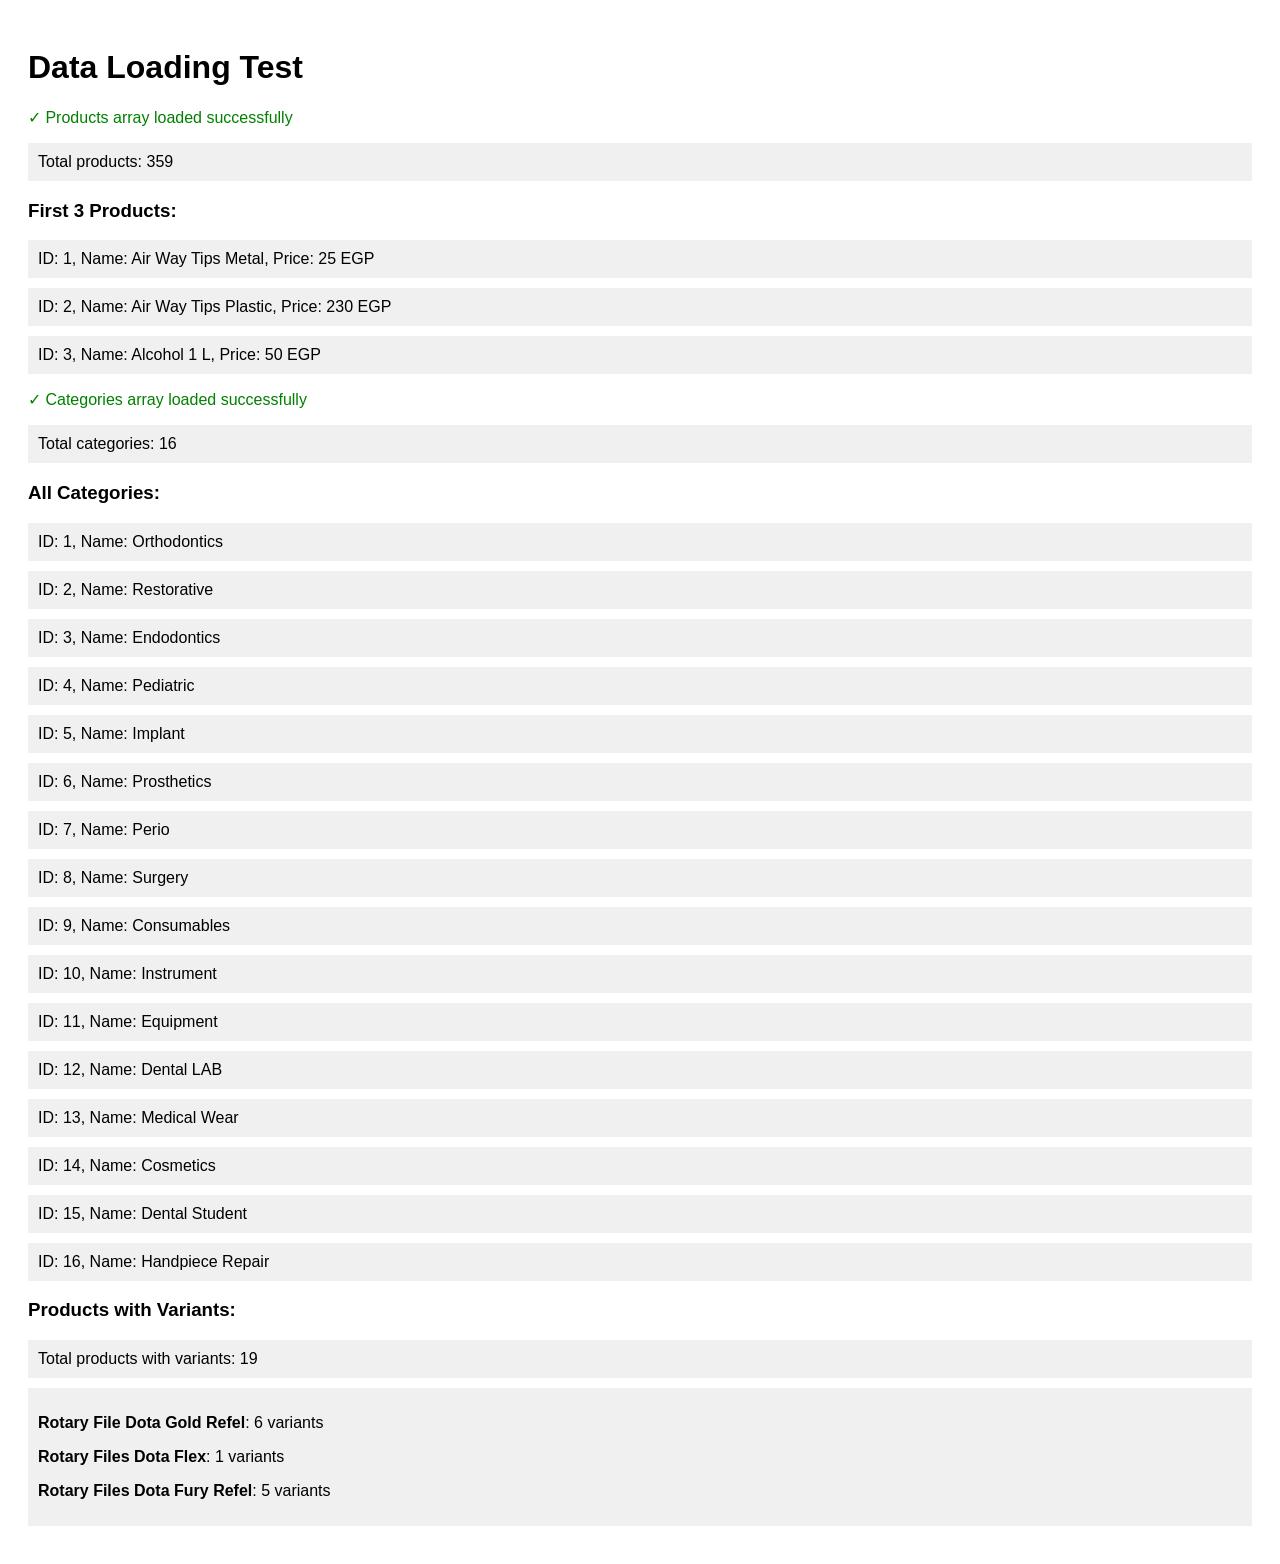
<file: test-data.html>
<!DOCTYPE html>
<html lang="en">
<head>
  <meta charset="UTF-8">
  <meta name="viewport" content="width=device-width, initial-scale=1.0">
  <title>Test Data Loading</title>
  <style>
    body { font-family: Arial, sans-serif; padding: 20px; }
    .success { color: green; }
    .error { color: red; }
    .info { background: #f0f0f0; padding: 10px; margin: 10px 0; }
  </style>
</head>
<body>
  <h1>Data Loading Test</h1>
  <div id="results"></div>

  <script src="js/data.js"></script>
  <script>
    const resultsDiv = document.getElementById('results');
    let html = '';

    // Test 1: Check if products array exists
    if (typeof products !== 'undefined') {
      html += '<p class="success">✓ Products array loaded successfully</p>';
      html += `<p class="info">Total products: ${products.length}</p>`;
      
      // Show first 3 products
      html += '<h3>First 3 Products:</h3>';
      products.slice(0, 3).forEach(p => {
        html += `<div class="info">ID: ${p.id}, Name: ${p.name}, Price: ${p.price} ${p.currency}</div>`;
      });
    } else {
      html += '<p class="error">✗ Products array NOT loaded</p>';
    }

    // Test 2: Check if categories array exists
    if (typeof categories !== 'undefined') {
      html += '<p class="success">✓ Categories array loaded successfully</p>';
      html += `<p class="info">Total categories: ${categories.length}</p>`;
      
      // Show all categories
      html += '<h3>All Categories:</h3>';
      categories.forEach(c => {
        html += `<div class="info">ID: ${c.id}, Name: ${c.nameEnglish}</div>`;
      });
    } else {
      html += '<p class="error">✗ Categories array NOT loaded</p>';
    }

    // Test 3: Check products with variants
    if (typeof products !== 'undefined') {
      const withVariants = products.filter(p => p.hasVariants);
      html += '<h3>Products with Variants:</h3>';
      html += `<p class="info">Total products with variants: ${withVariants.length}</p>`;
      
      if (withVariants.length > 0) {
        html += '<div class="info">';
        withVariants.slice(0, 3).forEach(p => {
          html += `<p><strong>${p.name}</strong>: ${p.variants ? p.variants.length : 0} variants</p>`;
        });
        html += '</div>';
      }
    }

    resultsDiv.innerHTML = html;
  </script>
</body>
</html>
</file>
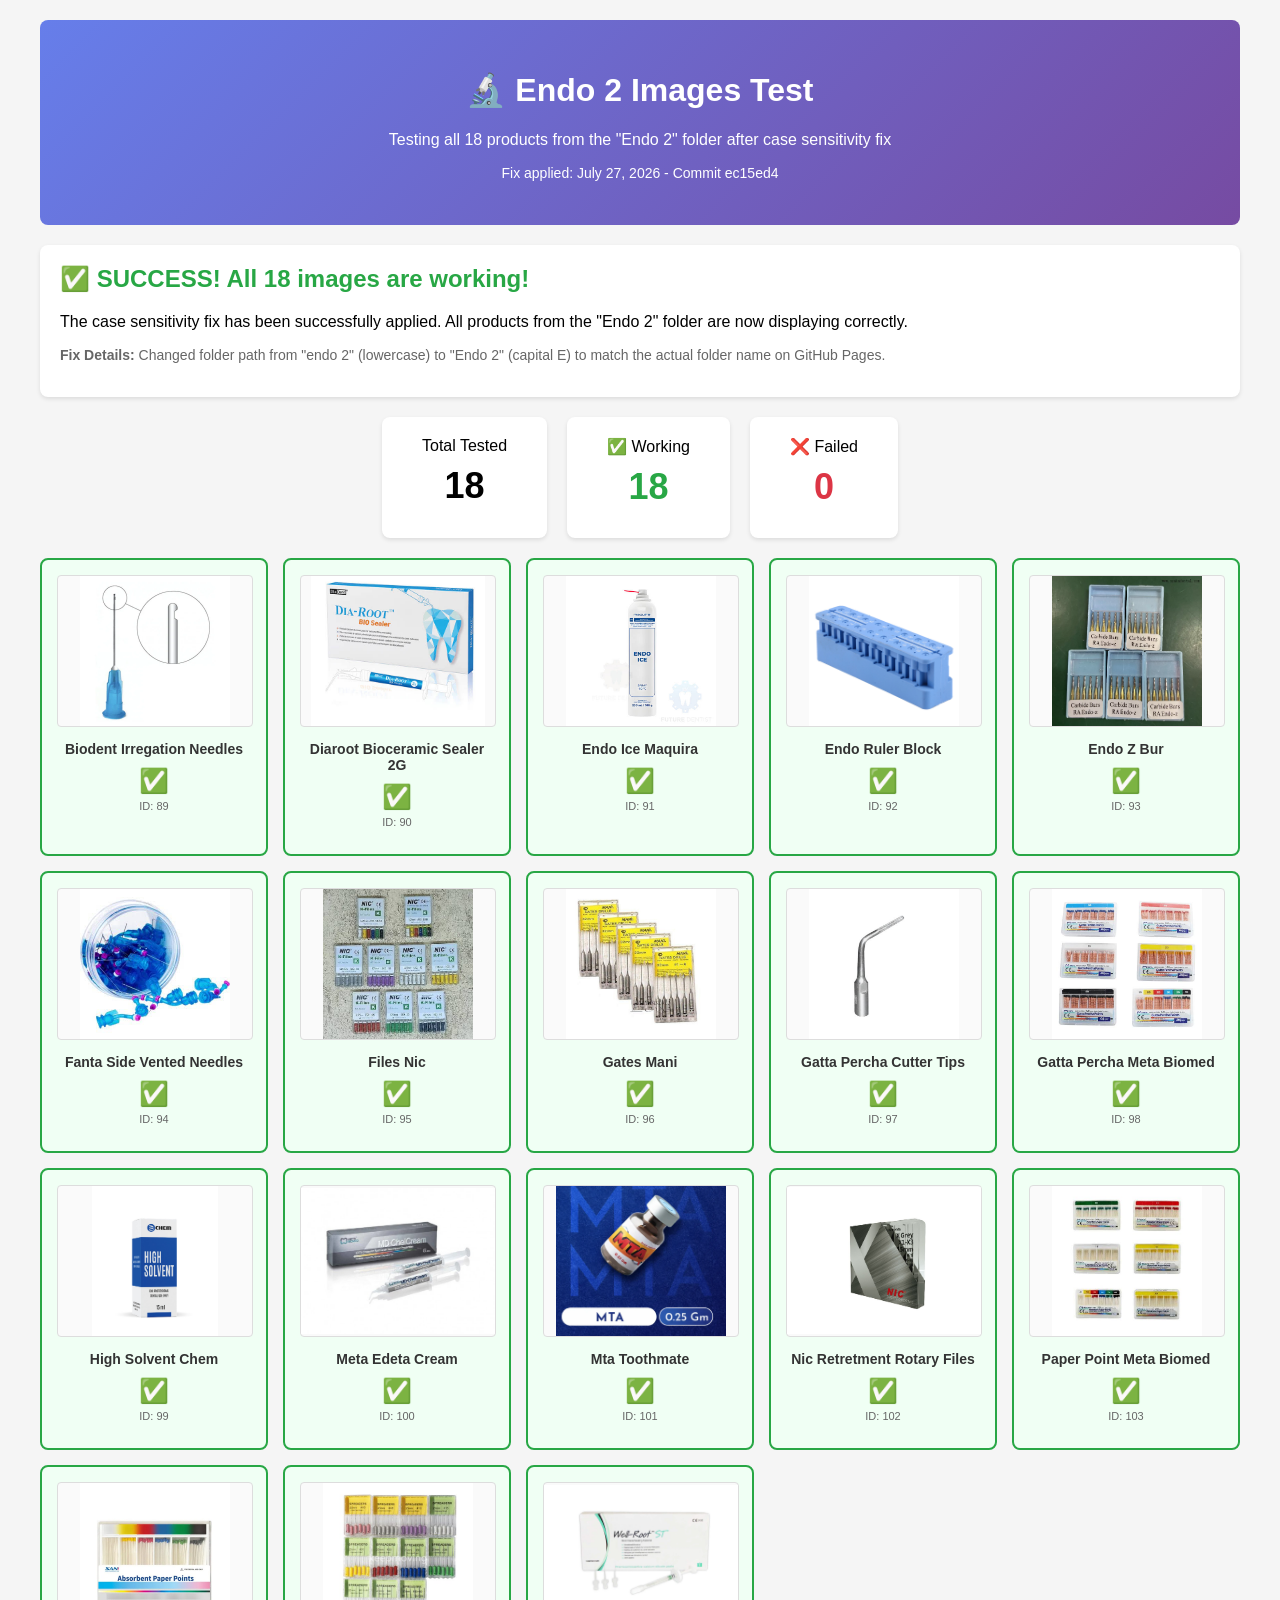
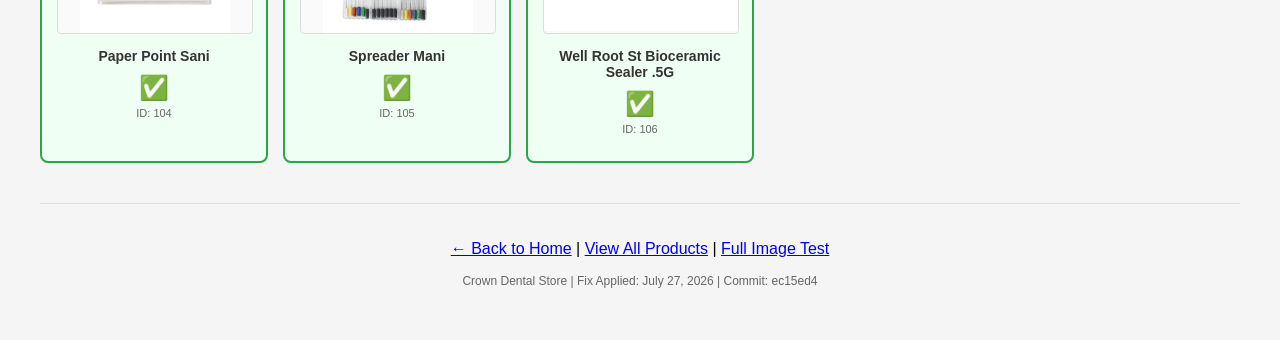
<file: test-endo2-images.html>
<!DOCTYPE html>
<html lang="en">
<head>
  <meta charset="UTF-8">
  <meta name="viewport" content="width=device-width, initial-scale=1.0">
  <title>Endo 2 Images Test - Crown Dental Store</title>
  <style>
    body {
      font-family: Arial, sans-serif;
      padding: 20px;
      max-width: 1200px;
      margin: 0 auto;
      background: #f5f5f5;
    }
    .header {
      background: linear-gradient(135deg, #667eea 0%, #764ba2 100%);
      color: white;
      padding: 30px;
      border-radius: 8px;
      margin-bottom: 20px;
      text-align: center;
    }
    .status {
      background: white;
      padding: 20px;
      border-radius: 8px;
      margin: 20px 0;
      box-shadow: 0 2px 4px rgba(0,0,0,0.1);
    }
    .grid {
      display: grid;
      grid-template-columns: repeat(auto-fill, minmax(200px, 1fr));
      gap: 15px;
      margin: 20px 0;
    }
    .card {
      background: white;
      padding: 15px;
      border-radius: 8px;
      text-align: center;
      border: 2px solid #ddd;
      transition: all 0.3s;
    }
    .card.loading {
      border-color: #ffc107;
      background: #fff9e6;
    }
    .card.success {
      border-color: #28a745;
      background: #f0fff4;
    }
    .card.error {
      border-color: #dc3545;
      background: #fff5f5;
    }
    .card img {
      width: 100%;
      height: 150px;
      object-fit: contain;
      border: 1px solid #ddd;
      border-radius: 4px;
      background: #fafafa;
    }
    .card h4 {
      margin: 10px 0 5px;
      font-size: 14px;
      color: #333;
    }
    .card .status-icon {
      font-size: 24px;
      margin-top: 10px;
    }
    .stats {
      display: flex;
      gap: 20px;
      justify-content: center;
      margin: 20px 0;
    }
    .stat {
      background: white;
      padding: 20px 40px;
      border-radius: 8px;
      text-align: center;
      box-shadow: 0 2px 4px rgba(0,0,0,0.1);
    }
    .stat-number {
      font-size: 36px;
      font-weight: bold;
      margin: 10px 0;
    }
    .success-stat { color: #28a745; }
    .error-stat { color: #dc3545; }
  </style>
</head>
<body>
  <div class="header">
    <h1>🔬 Endo 2 Images Test</h1>
    <p>Testing all 18 products from the "Endo 2" folder after case sensitivity fix</p>
    <p style="font-size: 14px; margin-top: 10px;">Fix applied: July 27, 2026 - Commit ec15ed4</p>
  </div>

  <div class="status" id="status">
    <p>⏳ Testing images... Please wait...</p>
  </div>

  <div class="stats" id="stats" style="display:none;">
    <div class="stat">
      <div>Total Tested</div>
      <div class="stat-number">18</div>
    </div>
    <div class="stat">
      <div>✅ Working</div>
      <div class="stat-number success-stat" id="success-count">0</div>
    </div>
    <div class="stat">
      <div>❌ Failed</div>
      <div class="stat-number error-stat" id="error-count">0</div>
    </div>
  </div>

  <div class="grid" id="grid"></div>

  <script>
    // Endo 2 products (IDs 89-106)
    const endo2Products = [
      { id: 89, name: 'Biodent Irregation Needles', image: 'images/categories/Endo 2/biodent irregation needles - 320 LE.webp' },
      { id: 90, name: 'Diaroot Bioceramic Sealer 2G', image: 'images/categories/Endo 2/diaroot bioceramic sealer 2g - 1780 LE.jpeg' },
      { id: 91, name: 'Endo Ice Maquira', image: 'images/categories/Endo 2/endo ice maquira - 860 LE.jpeg' },
      { id: 92, name: 'Endo Ruler Block', image: 'images/categories/Endo 2/endo ruler block - 50 LE.jpg' },
      { id: 93, name: 'Endo Z Bur', image: 'images/categories/Endo 2/endo z bur - 40 LE.jpg' },
      { id: 94, name: 'Fanta Side Vented Needles', image: 'images/categories/Endo 2/fanta side vented needles - 470 LE.jpeg' },
      { id: 95, name: 'Files Nic', image: 'images/categories/Endo 2/files nic - 10 - 15 - 55 LE.jpeg' },
      { id: 96, name: 'Gates Mani', image: 'images/categories/Endo 2/gates mani - 1~6 - 330 LE.jpg' },
      { id: 97, name: 'Gatta Percha Cutter Tips', image: 'images/categories/Endo 2/gatta percha cutter tips - 310 LE.jpeg' },
      { id: 98, name: 'Gatta Percha Meta Biomed', image: 'images/categories/Endo 2/gatta percha meta biomed - 20%232 - 25%232 - 30%232 - 35%232 - 40%232 - 20%234 - 25%234 - 30%234 - 35%234 - 40%234 - 20%236 - 25%236 - 115 LE.jpeg' },
      { id: 99, name: 'High Solvent Chem', image: 'images/categories/Endo 2/high solvent chem - 60 LE.jpg' },
      { id: 100, name: 'Meta Edeta Cream', image: 'images/categories/Endo 2/meta edeta cream - 240 LE.jpg' },
      { id: 101, name: 'Mta Toothmate', image: 'images/categories/Endo 2/mta toothmate - 120 LE.webp' },
      { id: 102, name: 'Nic Retretment Rotary Files', image: 'images/categories/Endo 2/nic retretment rotary files - 370 LE.jpg' },
      { id: 103, name: 'Paper Point Meta Biomed', image: 'images/categories/Endo 2/paper point meta biomed - 20%232 - 25%232 - 30%232 - 35%232 - 40%232 - 20%234 - 25%234 - 30%234 - 35%234 - 40%234 - 20%236 - 25%236 - 115 LE.jpeg' },
      { id: 104, name: 'Paper Point Sani', image: 'images/categories/Endo 2/paper point sani - 25%234 - 30%234 - 35%234 - 30%236 - 75 LE.webp' },
      { id: 105, name: 'Spreader Mani', image: 'images/categories/Endo 2/spreader mani - 25 - 30 - 210 LE.jpg' },
      { id: 106, name: 'Well Root St Bioceramic Sealer .5G', image: 'images/categories/Endo 2/well root st bioceramic sealer .5g - 750 LE.jpg' }
    ];

    let successCount = 0;
    let errorCount = 0;
    let completedCount = 0;

    const grid = document.getElementById('grid');
    const status = document.getElementById('status');
    const stats = document.getElementById('stats');

    // Create cards for all products
    endo2Products.forEach(product => {
      const card = document.createElement('div');
      card.className = 'card loading';
      card.id = `card-${product.id}`;
      card.innerHTML = `
        <img src="${product.image}" alt="${product.name}" id="img-${product.id}">
        <h4>${product.name}</h4>
        <div class="status-icon">⏳</div>
        <p style="font-size:11px; color:#666; margin-top:5px;">ID: ${product.id}</p>
      `;
      grid.appendChild(card);

      // Test image loading
      const img = document.getElementById(`img-${product.id}`);
      
      img.onload = function() {
        successCount++;
        completedCount++;
        card.className = 'card success';
        card.querySelector('.status-icon').textContent = '✅';
        updateStatus();
      };

      img.onerror = function() {
        errorCount++;
        completedCount++;
        card.className = 'card error';
        card.querySelector('.status-icon').textContent = '❌';
        img.src = 'data:image/svg+xml,<svg xmlns="http://www.w3.org/2000/svg" width="200" height="150"><rect fill="%23ff0000" width="200" height="150"/><text x="50%" y="50%" fill="white" text-anchor="middle" dominant-baseline="middle">NO IMAGE</text></svg>';
        updateStatus();
      };
    });

    function updateStatus() {
      document.getElementById('success-count').textContent = successCount;
      document.getElementById('error-count').textContent = errorCount;

      if (completedCount === 18) {
        stats.style.display = 'flex';
        if (errorCount === 0) {
          status.innerHTML = `
            <h2 style="color: #28a745; margin-top: 0;">✅ SUCCESS! All 18 images are working!</h2>
            <p>The case sensitivity fix has been successfully applied. All products from the "Endo 2" folder are now displaying correctly.</p>
            <p style="font-size: 14px; color: #666; margin-top: 15px;">
              <strong>Fix Details:</strong> Changed folder path from "endo 2" (lowercase) to "Endo 2" (capital E) to match the actual folder name on GitHub Pages.
            </p>
          `;
        } else {
          status.innerHTML = `
            <h2 style="color: #dc3545; margin-top: 0;">⚠️ ${errorCount} image(s) still not loading</h2>
            <p>Some images are still missing. This could mean:</p>
            <ul style="text-align: left;">
              <li>GitHub Pages hasn't finished rebuilding yet (wait 5-10 minutes)</li>
              <li>Browser cache needs to be cleared (press Ctrl+Shift+R)</li>
              <li>The image files don't exist in the Git repository</li>
            </ul>
            <p><strong>Recommendation:</strong> Wait a few minutes and refresh this page with Ctrl+Shift+R</p>
          `;
        }
      } else {
        status.innerHTML = `<p>⏳ Testing images... ${completedCount} of 18 completed</p>`;
      }
    }
  </script>

  <footer style="text-align: center; margin-top: 40px; padding: 20px; border-top: 1px solid #ddd;">
    <p><a href="index.html">← Back to Home</a> | <a href="products.html">View All Products</a> | <a href="find-missing-images.html">Full Image Test</a></p>
    <p style="font-size: 12px; color: #666; margin-top: 10px;">
      Crown Dental Store | Fix Applied: July 27, 2026 | Commit: ec15ed4
    </p>
  </footer>
</body>
</html>
</file>
<file: css/style.css>
/* =============================================================
   DENTAL STORE - MAIN STYLES
   Professional Medical/Dental Design
   ============================================================= */

/* CSS VARIABLES - Edit these for easy theme customization */
:root {
  /* Colors */
  --color-primary: #0056B3;           /* Medical Blue */
  --color-primary-dark: #003d82;      /* Darker Blue */
  --color-secondary: #17A2B8;         /* Teal */
  --color-success: #28A745;           /* Green */
  --color-warning: #FFC107;           /* Yellow */
  --color-danger: #DC3545;            /* Red */
  --color-text: #1F3A5F;              /* Dark Navy */
  --color-text-light: #6C757D;        /* Gray */
  --color-bg: #FFFFFF;                /* White */
  --color-bg-light: #F8F9FA;          /* Light Gray */
  --color-border: #E9ECEF;            /* Border Gray */
  --color-shadow: rgba(0, 0, 0, 0.1);

  /* Typography */
  --font-primary: 'Cairo', 'Segoe UI', 'Arial', sans-serif;
  --font-size-xs: 0.75rem;
  --font-size-sm: 0.875rem;
  --font-size-base: 1rem;
  --font-size-lg: 1.125rem;
  --font-size-xl: 1.25rem;
  --font-size-2xl: 1.5rem;
  --font-size-3xl: 1.875rem;
  --font-size-4xl: 2.25rem;

  /* Spacing */
  --spacing-xs: 0.25rem;
  --spacing-sm: 0.5rem;
  --spacing-base: 1rem;
  --spacing-lg: 1.5rem;
  --spacing-xl: 2rem;
  --spacing-2xl: 3rem;

  /* Border Radius */
  --radius-sm: 0.25rem;
  --radius-base: 0.5rem;
  --radius-lg: 1rem;
  --radius-xl: 1.5rem;

  /* Transitions */
  --transition-fast: 150ms ease-in-out;
  --transition-base: 300ms ease-in-out;
  --transition-slow: 500ms ease-in-out;

  /* Shadows */
  --shadow-sm: 0 1px 2px 0 var(--color-shadow);
  --shadow-base: 0 4px 6px -1px var(--color-shadow);
  --shadow-lg: 0 10px 15px -3px var(--color-shadow);
  --shadow-xl: 0 20px 25px -5px var(--color-shadow);
}

/* =============================================================
   GLOBAL STYLES
   ============================================================= */

* {
  margin: 0;
  padding: 0;
  box-sizing: border-box;
}

html {
  scroll-behavior: smooth;
  font-size: 16px;
}

body {
  font-family: var(--font-primary);
  font-size: var(--font-size-base);
  line-height: 1.6;
  color: var(--color-text);
  background-color: var(--color-bg);
}

/* RTL Support */
[dir="rtl"] body {
  direction: rtl;
  text-align: right;
}

[dir="ltr"] body {
  direction: ltr;
  text-align: left;
}

/* =============================================================
   TYPOGRAPHY
   ============================================================= */

h1, h2, h3, h4, h5, h6 {
  font-weight: 600;
  line-height: 1.3;
  margin-bottom: var(--spacing-base);
  color: var(--color-text);
}

h1 { font-size: var(--font-size-4xl); }
h2 { font-size: var(--font-size-3xl); }
h3 { font-size: var(--font-size-2xl); }
h4 { font-size: var(--font-size-xl); }
h5 { font-size: var(--font-size-lg); }
h6 { font-size: var(--font-size-base); }

p {
  margin-bottom: var(--spacing-base);
  color: var(--color-text-light);
}

a {
  color: var(--color-primary);
  text-decoration: none;
  transition: color var(--transition-fast);
}

a:hover {
  color: var(--color-primary-dark);
}

/* =============================================================
   UTILITY CLASSES
   ============================================================= */

.container {
  width: 100%;
  max-width: 1200px;
  margin: 0 auto;
  padding: 0 var(--spacing-base);
}

.container-fluid {
  width: 100%;
  padding: 0 var(--spacing-base);
}

.row {
  display: grid;
  grid-template-columns: repeat(auto-fit, minmax(250px, 1fr));
  gap: var(--spacing-xl);
}

.row-3 { grid-template-columns: repeat(auto-fit, minmax(300px, 1fr)); }
.row-4 { grid-template-columns: repeat(auto-fit, minmax(250px, 1fr)); }

.hidden { display: none !important; }
.visible { display: block !important; }

/* =============================================================
   BUTTONS
   ============================================================= */

.btn {
  display: inline-flex;
  align-items: center;
  justify-content: center;
  gap: var(--spacing-sm);
  padding: var(--spacing-sm) var(--spacing-xl);
  font-size: var(--font-size-base);
  font-weight: 500;
  border: none;
  border-radius: var(--radius-lg);
  cursor: pointer;
  transition: all var(--transition-base);
  font-family: var(--font-primary);
  text-decoration: none;
}

.btn:disabled {
  opacity: 0.6;
  cursor: not-allowed;
}

/* Button Variants */
.btn-primary {
  background-color: var(--color-primary);
  color: white;
}

.btn-primary:hover:not(:disabled) {
  background-color: var(--color-primary-dark);
  color: white;
  box-shadow: var(--shadow-lg);
  transform: translateY(-2px);
}

.btn-secondary {
  background-color: var(--color-secondary);
  color: white;
}

.btn-secondary:hover:not(:disabled) {
  background-color: #138496;
  color: white;
  box-shadow: var(--shadow-lg);
  transform: translateY(-2px);
}

.btn-outline {
  background-color: transparent;
  color: var(--color-primary);
  border: 2px solid var(--color-primary);
}

.btn-outline:hover:not(:disabled) {
  background-color: var(--color-primary);
  color: white;
}

.btn-success {
  background-color: var(--color-success);
  color: white;
}

.btn-success:hover:not(:disabled) {
  background-color: #218838;
  color: white;
}

.btn-sm {
  padding: var(--spacing-xs) var(--spacing-base);
  font-size: var(--font-size-sm);
}

.btn-lg {
  padding: var(--spacing-lg) var(--spacing-2xl);
  font-size: var(--font-size-lg);
}

.btn-block {
  width: 100%;
}

/* =============================================================
   NAVBAR
   ============================================================= */

.navbar {
  position: fixed;
  top: 0;
  left: 0;
  right: 0;
  background-color: white;
  box-shadow: var(--shadow-base);
  z-index: 1000;
  padding: var(--spacing-base) 0;
}

.navbar-container {
  display: flex;
  align-items: center;
  justify-content: space-between;
  max-width: 1200px;
  margin: 0 auto;
  padding: 0 var(--spacing-base);
  position: relative;
  min-height: 52px;
}

[dir="rtl"] .navbar-container {
  flex-direction: row-reverse;
}

.navbar-brand {
  display: flex;
  align-items: center;
  gap: var(--spacing-sm);
  font-size: var(--font-size-2xl);
  font-weight: 900;
  color: var(--color-primary);
  font-family: 'Georgia', 'Times New Roman', serif;
  letter-spacing: 1px;
  flex-shrink: 0;
  margin-left: -18px;
  padding-right: var(--spacing-base);
}

[dir="rtl"] .navbar-brand {
  margin-left: 0;
  margin-right: -6px;
  padding-right: 0;
  padding-left: var(--spacing-base);
}

.navbar-brand img {
  height: 40px;
  width: auto;
}

.navbar-nav {
  display: flex;
  align-items: center;
  justify-content: center;
  gap: var(--spacing-2xl);
  list-style: none;
  margin: 0;
  padding: 0;
  position: absolute;
  left: 50%;
  transform: translateX(-50%);
}

[dir="rtl"] .navbar-nav {
  flex-direction: row-reverse;
}

.navbar-nav a {
  color: var(--color-text);
  font-weight: 500;
  transition: color var(--transition-fast);
  position: relative;
}

.navbar-nav a::after {
  content: '';
  position: absolute;
  bottom: -5px;
  left: 0;
  right: 0;
  height: 2px;
  background-color: var(--color-primary);
  transform: scaleX(0);
  transition: transform var(--transition-fast);
}

.navbar-nav a:hover::after,
.navbar-nav a.active::after {
  transform: scaleX(1);
}

.navbar-nav a.active {
  color: var(--color-primary);
}

.navbar-toggle {
  display: none;
  background: none;
  border: none;
  font-size: var(--font-size-xl);
  cursor: pointer;
  color: var(--color-text);
  padding: var(--spacing-xs);
  min-width: 40px;
  min-height: 40px;
  flex-shrink: 0;
}

.navbar-icons {
  display: flex;
  align-items: center;
  gap: var(--spacing-sm);
  flex-shrink: 0;
  margin-left: auto;
}

[dir="rtl"] .navbar-icons {
  margin-left: 0;
  margin-right: auto;
  flex-direction: row-reverse;
}

.navbar-icon {
  width: 36px;
  height: 36px;
  min-width: 36px;
  min-height: 36px;
  display: flex;
  align-items: center;
  justify-content: center;
  border-radius: 50%;
  background-color: var(--color-bg-light);
  cursor: pointer;
  transition: all var(--transition-fast);
  font-size: var(--font-size-lg);
  padding: 0;
  text-decoration: none;
  overflow: visible;
  flex-shrink: 0;
}

.navbar-icon img {
  width: 20px;
  height: 20px;
  object-fit: contain;
  display: block;
  pointer-events: none;
}

.navbar-icon:hover {
  background-color: var(--color-primary);
  color: white;
  transform: scale(1.05);
}

/* =============================================================
   HERO SECTION
   ============================================================= */

.hero {
  background: linear-gradient(135deg, rgba(0, 86, 179, 0.9) 0%, rgba(23, 162, 184, 0.9) 100%);
  color: white;
  padding: 90px var(--spacing-base) 80px;
  margin-top: 0;
  text-align: center;
  display: flex;
  align-items: center;
  justify-content: center;
}

.hero .container {
  display: flex;
  flex-direction: column;
  align-items: center;
}

.hero-image {
  max-width: 500px;
  width: 100%;
  height: auto;
  margin-bottom: 40px;
  filter: drop-shadow(0 4px 6px rgba(0, 0, 0, 0.2));
}

.hero-content {
  width: 100%;
  display: flex;
  flex-direction: column;
  align-items: center;
}

.hero-content h1 {
  font-size: var(--font-size-4xl);
  color: white;
  margin-bottom: var(--spacing-base);
}

.hero-content p {
  font-size: var(--font-size-lg);
  color: rgba(255, 255, 255, 0.9);
  margin-bottom: var(--spacing-2xl);
}

.hero-buttons {
  display: flex;
  gap: var(--spacing-base);
  justify-content: center;
  flex-wrap: wrap;
}

[dir="rtl"] .hero-buttons {
  flex-direction: row-reverse;
}

/* =============================================================
   SEARCH BAR
   ============================================================= */

.search-container {
  background-color: var(--color-bg-light);
  padding: var(--spacing-xl) 0;
  margin-bottom: var(--spacing-2xl);
}

.search-box {
  max-width: 600px;
  margin: 0 auto;
  display: flex;
  gap: var(--spacing-base);
  position: relative;
  z-index: 1;
}

[dir="rtl"] .search-box {
  flex-direction: row-reverse;
}

.search-box input {
  flex: 1;
  padding: var(--spacing-base) var(--spacing-lg);
  border: 2px solid var(--color-border);
  border-radius: var(--radius-lg);
  font-family: var(--font-primary);
  font-size: var(--font-size-base);
  transition: border-color var(--transition-fast);
}

.search-box input:focus {
  outline: none;
  border-color: var(--color-primary);
}

/* =============================================================
   SEARCH DROPDOWN AUTOCOMPLETE
   ============================================================= */

.search-dropdown {
  position: absolute;
  top: 100%;
  left: 0;
  right: 0;
  background-color: white;
  border: 2px solid var(--color-primary);
  border-top: none;
  border-radius: 0 0 var(--radius-lg) var(--radius-lg);
  box-shadow: 0 4px 12px rgba(0, 0, 0, 0.15);
  max-height: 500px;
  overflow-y: auto;
  z-index: 2000;
  margin-top: -2px;
}

[dir="rtl"] .search-dropdown {
  left: auto;
  right: 0;
}

.search-dropdown-item {
  padding: var(--spacing-base) var(--spacing-lg);
  border-bottom: 1px solid var(--color-bg-light);
  cursor: pointer;
  display: flex;
  gap: var(--spacing-base);
  align-items: center;
  transition: all var(--transition-fast);
  background-color: white;
}

[dir="rtl"] .search-dropdown-item {
  flex-direction: row-reverse;
}

.search-dropdown-item:hover {
  background-color: var(--color-bg-light);
  padding-left: calc(var(--spacing-lg) + 4px);
}

.search-dropdown-item.no-results {
  padding: var(--spacing-2xl) var(--spacing-lg);
  text-align: center;
  cursor: default;
}

.search-dropdown-item.no-results:hover {
  background-color: white;
}

.search-result-image {
  width: 50px;
  height: 50px;
  object-fit: cover;
  border-radius: var(--radius-base);
}

.search-result-info {
  flex: 1;
  display: flex;
  flex-direction: column;
  gap: var(--spacing-xs);
}

.search-result-name {
  font-weight: 600;
  color: var(--color-text);
  font-size: var(--font-size-sm);
}

.search-result-name strong {
  background-color: #fff3cd;
  color: #856404;
  padding: 0 2px;
  border-radius: 2px;
  font-weight: 700;
}

.search-result-category {
  font-size: var(--font-size-xs);
  color: var(--color-secondary);
  text-transform: capitalize;
  margin: 2px 0;
}

.search-result-sku {
  font-size: var(--font-size-xs);
  color: var(--color-text-light);
}

.search-result-price {
  font-weight: 600;
  color: var(--color-primary);
  font-size: var(--font-size-sm);
}

.search-no-results {
  color: var(--color-text-light);
  font-size: var(--font-size-base);
}

/* =============================================================
   NAVBAR SEARCH
   ============================================================= */

.navbar-search-wrapper {
  gap: var(--spacing-sm);
  align-items: center;
  position: relative;
  flex: 0 0 auto;
  display: flex !important;
  flex-direction: row;
}

[dir="rtl"] .navbar-search-wrapper {
  flex-direction: row-reverse;
}

.navbar-search-input {
  padding: var(--spacing-sm) var(--spacing-base);
  border: 1px solid var(--color-border);
  border-radius: var(--radius-base);
  font-family: var(--font-primary);
  font-size: var(--font-size-sm);
  width: 250px;
  transition: border-color var(--transition-fast);
}

.navbar-search-input:focus {
  outline: none;
  border-color: var(--color-primary);
}

.navbar-search-btn {
  padding: var(--spacing-sm) var(--spacing-base);
  background-color: var(--color-primary);
  color: white;
  border: none;
  border-radius: var(--radius-base);
  font-family: var(--font-primary);
  cursor: pointer;
  transition: background-color var(--transition-fast);
  white-space: nowrap;
}

.navbar-search-btn:hover {
  background-color: var(--color-primary-dark);
}

.navbar-search-dropdown {
  position: fixed !important;
  top: auto !important;
  left: auto !important;
  right: auto !important;
  bottom: auto !important;
  width: 420px;
  max-width: 90vw;
  min-width: 300px;
  background: white;
  border: 2px solid var(--color-primary);
  border-radius: var(--radius-lg);
  box-shadow: 0 4px 12px rgba(0, 0, 0, 0.15);
  max-height: 500px;
  overflow-y: auto;
  z-index: 10000;
}

[dir="rtl"] .navbar-search-dropdown {
  left: auto;
  right: 0;
}



/* =============================================================
   CARDS
   ============================================================= */

.card {
  background-color: white;
  border-radius: var(--radius-lg);
  box-shadow: var(--shadow-base);
  overflow: hidden;
  transition: all var(--transition-base);
}

.card:hover {
  box-shadow: var(--shadow-lg);
  transform: translateY(-5px);
}

.card-image {
  position: relative;
  overflow: hidden;
  height: 250px;
  background-color: var(--color-bg-light);
}

.card-image img {
  width: 100%;
  height: 100%;
  object-fit: cover;
  transition: transform var(--transition-base);
}

.card:hover .card-image img {
  transform: scale(1.05);
}

.card-badge {
  position: absolute;
  top: var(--spacing-base);
  right: var(--spacing-base);
  background-color: var(--color-primary);
  color: white;
  padding: var(--spacing-xs) var(--spacing-base);
  border-radius: var(--radius-base);
  font-size: var(--font-size-sm);
  font-weight: 600;
}

[dir="rtl"] .card-badge {
  right: auto;
  left: var(--spacing-base);
}

.card-body {
  padding: var(--spacing-lg);
}

.card-title {
  font-size: var(--font-size-lg);
  font-weight: 600;
  margin-bottom: var(--spacing-sm);
  color: var(--color-text);
}

.card-category {
  font-size: var(--font-size-sm);
  color: var(--color-secondary);
  margin-bottom: var(--spacing-base);
  font-weight: 500;
}

.card-price {
  font-size: var(--font-size-2xl);
  font-weight: 700;
  color: var(--color-primary);
  margin-bottom: var(--spacing-base);
}

.card-availability {
  font-size: var(--font-size-sm);
  margin-bottom: var(--spacing-lg);
  padding: var(--spacing-xs) var(--spacing-base);
  border-radius: var(--radius-base);
  display: inline-block;
}

.card-availability.in-stock {
  background-color: #E8F5E9;
  color: #2E7D32;
}

.card-availability.limited-stock {
  background-color: #FFF3E0;
  color: #E65100;
}

.card-availability.out-of-stock {
  background-color: #FFEBEE;
  color: #C62828;
}

.card-actions {
  display: flex;
  gap: var(--spacing-base);
  flex-wrap: wrap;
}

[dir="rtl"] .card-actions {
  flex-direction: row-reverse;
}

/* Quantity Counter */
.quantity-counter {
  display: flex;
  align-items: center;
  justify-content: center;
  gap: var(--spacing-base);
  background-color: transparent;
  margin-bottom: var(--spacing-base);
  border: none;
}

.qty-btn {
  background: white;
  border: 2px solid var(--color-primary);
  color: var(--color-primary);
  font-size: var(--font-size-xl);
  font-weight: bold;
  cursor: pointer;
  width: 45px;
  height: 45px;
  border-radius: 50%;
  display: flex;
  align-items: center;
  justify-content: center;
  transition: all var(--transition-fast);
  flex-shrink: 0;
}

.qty-btn:hover {
  background-color: var(--color-primary);
  color: white;
  transform: scale(1.1);
}

.qty-btn:active {
  transform: scale(0.95);
}

.qty-input {
  border: none;
  background: transparent;
  text-align: center;
  font-weight: bold;
  color: var(--color-text);
  padding: 0 var(--spacing-base);
  width: 70px;
  font-size: var(--font-size-xl);
  font-weight: 700;
}

.qty-input:focus {
  outline: none;
}

/* Remove spinner arrows from number input */
.qty-input::-webkit-outer-spin-button,
.qty-input::-webkit-inner-spin-button {
  -webkit-appearance: none;
  margin: 0;
}

.qty-input[type=number] {
  -moz-appearance: textfield;
}

/* =============================================================
   PRODUCT GRID
   ============================================================= */

.products-grid {
  display: grid;
  grid-template-columns: repeat(auto-fill, minmax(280px, 1fr));
  gap: var(--spacing-xl);
  margin-top: var(--spacing-2xl);
}

.empty-state {
  grid-column: 1 / -1;
  text-align: center;
  padding: var(--spacing-3xl);
}

.empty-state-icon {
  font-size: 80px;
  margin-bottom: var(--spacing-base);
}

.empty-state h2 {
  margin-bottom: var(--spacing-base);
}

/* =============================================================
   SECTIONS
   ============================================================= */

.section {
  padding: var(--spacing-2xl) 0;
}

.section-title {
  text-align: center;
  margin-bottom: var(--spacing-2xl);
  position: relative;
  padding-bottom: var(--spacing-xl);
}

.section-title h2 {
  font-size: var(--font-size-3xl);
  margin-bottom: var(--spacing-base);
}

.section-title p {
  font-size: var(--font-size-lg);
  color: var(--color-text-light);
}

.section-title::after {
  content: '';
  position: absolute;
  bottom: 0;
  left: 50%;
  transform: translateX(-50%);
  width: 60px;
  height: 4px;
  background-color: var(--color-primary);
  border-radius: 2px;
}

/* =============================================================
   FEATURED CATEGORIES
   ============================================================= */

.categories-grid {
  display: grid;
  grid-template-columns: repeat(auto-fit, minmax(180px, 1fr));
  gap: var(--spacing-lg);
}

.category-card {
  background: linear-gradient(135deg, var(--color-primary), var(--color-secondary));
  border-radius: var(--radius-lg);
  padding: var(--spacing-2xl);
  color: white;
  text-align: center;
  cursor: pointer;
  transition: all var(--transition-base);
}

.category-card:hover {
  transform: translateY(-5px);
  box-shadow: var(--shadow-lg);
}

.category-card-icon {
  font-size: 40px;
  margin-bottom: var(--spacing-base);
}

.category-card h3 {
  color: white;
  font-size: var(--font-size-lg);
}

/* =============================================================
   WHY CHOOSE US
   ============================================================= */

.features-grid {
  display: grid;
  grid-template-columns: repeat(auto-fit, minmax(200px, 1fr));
  gap: var(--spacing-xl);
}

.feature-card {
  text-align: center;
  padding: var(--spacing-xl);
  border-radius: var(--radius-lg);
  background-color: var(--color-bg-light);
  transition: all var(--transition-base);
}

.feature-card:hover {
  background-color: white;
  box-shadow: var(--shadow-base);
}

.feature-icon {
  font-size: 40px;
  margin-bottom: var(--spacing-base);
}

.feature-card h3 {
  color: var(--color-primary);
  margin-bottom: var(--spacing-base);
}

/* =============================================================
   PRODUCT DETAILS PAGE
   ============================================================= */

.product-details-container {
  display: grid;
  grid-template-columns: 1fr 1fr;
  gap: var(--spacing-2xl);
  margin-top: var(--spacing-2xl);
}

[dir="rtl"] .product-details-container {
  direction: rtl;
}

.product-gallery {
  display: flex;
  flex-direction: column;
  gap: var(--spacing-lg);
}

.product-main-image {
  width: 100%;
  height: auto;
  max-height: 500px;
  border-radius: var(--radius-lg);
  background-color: var(--color-bg-light);
  object-fit: cover;
}

.product-thumbnails {
  display: flex;
  gap: var(--spacing-base);
  flex-wrap: wrap;
}

[dir="rtl"] .product-thumbnails {
  flex-direction: row-reverse;
}

.product-thumbnail {
  width: 80px;
  height: 80px;
  border-radius: var(--radius-base);
  border: 2px solid var(--color-border);
  cursor: pointer;
  overflow: hidden;
  transition: all var(--transition-fast);
}

.product-thumbnail:hover,
.product-thumbnail.active {
  border-color: var(--color-primary);
}

.product-thumbnail img {
  width: 100%;
  height: 100%;
  object-fit: cover;
}

.product-info h1 {
  font-size: var(--font-size-3xl);
  margin-bottom: var(--spacing-base);
}

.product-meta {
  display: grid;
  grid-template-columns: repeat(2, 1fr);
  gap: var(--spacing-lg);
  margin-bottom: var(--spacing-lg);
  padding-bottom: var(--spacing-lg);
  border-bottom: 1px solid var(--color-border);
}

.product-meta-item {
  display: flex;
  flex-direction: column;
}

.product-meta-label {
  font-size: var(--font-size-sm);
  color: var(--color-text-light);
  font-weight: 500;
}

.product-meta-value {
  font-size: var(--font-size-lg);
  font-weight: 600;
  color: var(--color-text);
}

.product-price {
  font-size: var(--font-size-4xl);
  font-weight: 700;
  color: var(--color-primary);
  margin-bottom: var(--spacing-lg);
}

.product-description {
  margin-bottom: var(--spacing-lg);
  line-height: 1.8;
  color: var(--color-text-light);
}

.specifications {
  margin-bottom: var(--spacing-lg);
  background-color: var(--color-bg-light);
  border-radius: var(--radius-lg);
  padding: var(--spacing-lg);
}

.specifications h3 {
  margin-bottom: var(--spacing-lg);
  color: var(--color-primary);
}

.specifications-list {
  list-style: none;
  margin: 0;
  padding: 0;
}

.specifications-list li {
  display: flex;
  justify-content: space-between;
  padding: var(--spacing-base) 0;
  border-bottom: 1px solid var(--color-border);
}

[dir="rtl"] .specifications-list li {
  flex-direction: row-reverse;
}

.specifications-list li:last-child {
  border-bottom: none;
}

.spec-label {
  font-weight: 500;
  color: var(--color-text);
}

.spec-value {
  color: var(--color-text-light);
}

.product-actions {
  display: flex;
  gap: var(--spacing-base);
  margin-bottom: var(--spacing-xl);
}

[dir="rtl"] .product-actions {
  flex-direction: row-reverse;
}

/* =============================================================
   RELATED PRODUCTS
   ============================================================= */

.related-products {
  margin-top: var(--spacing-3xl);
  padding-top: var(--spacing-3xl);
  border-top: 1px solid var(--color-border);
}

/* =============================================================
   FOOTER
   ============================================================= */

.footer {
  background-color: var(--color-text);
  color: white;
  padding: var(--spacing-lg) 0 var(--spacing-sm);
  margin-top: var(--spacing-xl);
}

.footer-content {
  display: grid;
  grid-template-columns: repeat(auto-fit, minmax(180px, 1fr));
  gap: var(--spacing-base);
  margin-bottom: var(--spacing-sm);
  max-width: 1200px;
  margin-left: auto;
  margin-right: auto;
  padding: var(--spacing-base) var(--spacing-base) 0;
}

.footer-section h3 {
  color: white;
  margin-bottom: var(--spacing-sm);
  font-size: var(--font-size-base);
}

.footer-section p {
  font-size: var(--font-size-sm);
  margin-bottom: var(--spacing-sm);
  line-height: 1.5;
}

.footer-section ul {
  list-style: none;
  margin: 0;
  padding: 0;
}

.footer-section ul li {
  margin-bottom: var(--spacing-xs);
  font-size: var(--font-size-sm);
}

.footer-section a {
  color: rgba(255, 255, 255, 0.8);
}

.footer-section a:hover {
  color: white;
}

.footer-contact {
  display: flex;
  align-items: center;
  gap: var(--spacing-base);
  margin-bottom: var(--spacing-base);
}

[dir="rtl"] .footer-contact {
  flex-direction: row-reverse;
}

.footer-bottom {
  border-top: 1px solid rgba(255, 255, 255, 0.1);
  padding-top: var(--spacing-sm);
  padding-bottom: var(--spacing-xs);
  text-align: center;
  color: rgba(255, 255, 255, 0.7);
  max-width: 1200px;
  margin: 0 auto;
  padding-left: var(--spacing-base);
  padding-right: var(--spacing-base);
  font-size: var(--font-size-sm);
}

.footer-bottom p {
  margin-bottom: 0;
}

/* About & Contact page layouts */
.about-contact-grid {
  display: grid;
  grid-template-columns: 1fr 1fr;
  gap: var(--spacing-2xl);
  margin-bottom: var(--spacing-2xl);
}

.contact-methods-grid {
  display: grid;
  grid-template-columns: repeat(auto-fit, minmax(250px, 1fr));
  gap: var(--spacing-xl);
  margin-bottom: var(--spacing-3xl);
}

.page-content {
  margin-top: 100px;
  padding-bottom: var(--spacing-2xl);
}

/* Home page footer - mobile-friendly layout */
.footer-home .footer-content {
  gap: var(--spacing-lg);
}

.footer-home .footer-quick-links {
  display: flex;
  flex-wrap: wrap;
  gap: var(--spacing-sm) var(--spacing-base);
  list-style: none;
  margin: 0;
  padding: 0;
}

.footer-home .footer-quick-links li {
  margin: 0;
}

.footer-home .footer-quick-links a {
  color: rgba(255, 255, 255, 0.9);
  font-size: var(--font-size-sm);
  padding: var(--spacing-xs) var(--spacing-sm);
  background: rgba(255, 255, 255, 0.08);
  border-radius: var(--radius-base);
  display: inline-block;
}

.footer-home .footer-quick-links a:hover {
  color: white;
  background: rgba(255, 255, 255, 0.15);
}

.footer-home .footer-contact-row {
  display: flex;
  flex-wrap: wrap;
  gap: var(--spacing-sm);
  justify-content: center;
}

.footer-home .footer-contact-chip {
  display: inline-flex;
  align-items: center;
  gap: var(--spacing-xs);
  font-size: var(--font-size-sm);
  color: rgba(255, 255, 255, 0.9);
  padding: var(--spacing-xs) var(--spacing-sm);
  background: rgba(255, 255, 255, 0.08);
  border-radius: var(--radius-base);
}

.footer-home .footer-contact-chip a {
  color: inherit;
  text-decoration: none;
}

.footer-home .footer-whatsapp-chip {
  text-decoration: none;
  color: rgba(255, 255, 255, 0.9);
}

.footer-social-icon {
  width: 16px;
  height: 16px;
  max-width: 16px;
  max-height: 16px;
  vertical-align: middle;
  display: inline-block;
  object-fit: contain;
  flex-shrink: 0;
}

.footer-home .footer-whatsapp-chip {
  display: inline-flex;
  align-items: center;
  gap: 4px;
}

.footer-location-chip {
  text-decoration: none;
  color: rgba(255, 255, 255, 0.9);
  cursor: pointer;
}

.footer-contact-chip[data-get-directions],
.footer-location-chip {
  cursor: pointer;
  border: none;
  font-family: inherit;
  text-decoration: none;
}

/* Floating Get Directions button — bottom-left on all screen sizes */
.floating-directions {
  position: fixed;
  bottom: var(--spacing-lg);
  left: var(--spacing-lg);
  right: auto;
  width: 52px;
  height: 52px;
  min-width: 52px;
  min-height: 52px;
  padding: 0;
  background: linear-gradient(135deg, var(--color-primary), var(--color-secondary));
  color: white;
  border-radius: 50%;
  display: flex;
  align-items: center;
  justify-content: center;
  font-size: 22px;
  line-height: 1;
  cursor: pointer;
  box-shadow: var(--shadow-lg);
  transition: all var(--transition-base);
  z-index: 9997;
  text-decoration: none;
  border: none;
}

/* Location permission prompt (mobile on first visit) */
.location-prompt {
  position: fixed;
  top: 72px;
  left: 50%;
  transform: translateX(-50%);
  width: calc(100% - 24px);
  max-width: 380px;
  background: white;
  padding: var(--spacing-base) var(--spacing-lg);
  border-radius: var(--radius-lg);
  box-shadow: var(--shadow-xl);
  z-index: 10001;
  border: 2px solid var(--color-primary);
  animation: slideDown 0.35s ease;
}

@keyframes slideDown {
  from { opacity: 0; transform: translateX(-50%) translateY(-12px); }
  to { opacity: 1; transform: translateX(-50%) translateY(0); }
}

.location-prompt p {
  margin: 0 0 var(--spacing-sm);
  font-size: var(--font-size-sm);
  color: var(--color-text);
  line-height: 1.5;
}

.location-prompt-actions {
  display: flex;
  gap: var(--spacing-sm);
  flex-wrap: wrap;
}

.location-prompt-actions .btn {
  flex: 1;
  min-width: 0;
  padding: var(--spacing-sm) var(--spacing-base);
  font-size: var(--font-size-sm);
}

.location-prompt.is-hidden {
  display: none;
}

.floating-directions-icon {
  position: relative;
  font-size: 22px;
  line-height: 1;
  pointer-events: none;
  display: flex;
  align-items: center;
  justify-content: center;
}

.floating-directions:hover {
  transform: scale(1.08);
  color: white;
}

.floating-directions.is-loading {
  opacity: 0.7;
  pointer-events: none;
}

[dir="rtl"] .floating-directions {
  left: auto;
  right: var(--spacing-lg);
}

/* Mobile-safe spacing for buttons and content */
.mobile-safe-x {
  padding-left: var(--spacing-base);
  padding-right: var(--spacing-base);
}

.cta-buttons {
  display: flex;
  gap: var(--spacing-base);
  justify-content: center;
  flex-wrap: wrap;
  padding: 0 var(--spacing-base);
}

/* =============================================================
   FLOATING WHATSAPP BUTTON
   ============================================================= */

.floating-whatsapp {
  display: none !important;
}

[dir="rtl"] .floating-whatsapp {
  right: auto;
  left: var(--spacing-lg);
}

.floating-whatsapp:hover {
  transform: scale(1.1);
  background-color: #20BA5A;
}

/* =============================================================
   FORMS
   ============================================================= */

.form-group {
  margin-bottom: var(--spacing-lg);
}

.form-group label {
  display: block;
  margin-bottom: var(--spacing-sm);
  font-weight: 500;
  color: var(--color-text);
}

.form-group input,
.form-group textarea,
.form-group select {
  width: 100%;
  padding: var(--spacing-base) var(--spacing-lg);
  border: 1px solid var(--color-border);
  border-radius: var(--radius-base);
  font-family: var(--font-primary);
  font-size: var(--font-size-base);
  transition: border-color var(--transition-fast), background-color var(--transition-fast);
  /* Mobile optimization: Prevent iOS zoom on input focus */
  font-size: 16px;
  min-height: 44px;
  -webkit-appearance: none;
  -moz-appearance: none;
  appearance: none;
}

/* Better appearance for select on mobile */
.form-group select {
  background-image: url("data:image/svg+xml;charset=UTF-8,%3csvg xmlns='http://www.w3.org/2000/svg' viewBox='0 0 24 24' fill='none' stroke='%230056B3' stroke-width='2' stroke-linecap='round' stroke-linejoin='round'%3e%3cpolyline points='6 9 12 15 18 9'%3e%3c/polyline%3e%3c/svg%3e");
  background-repeat: no-repeat;
  background-position: right var(--spacing-base) center;
  background-size: 1.5em;
  padding-right: 2.5rem;
}

.form-group input:focus,
.form-group textarea:focus,
.form-group select:focus {
  outline: none;
  border-color: var(--color-primary);
  box-shadow: 0 0 0 3px rgba(0, 86, 179, 0.1);
  background-color: rgba(0, 86, 179, 0.02);
}

.form-group textarea {
  resize: vertical;
  min-height: 120px;
  line-height: 1.5;
  font-size: 16px;
}

/* Input placeholder styling */
.form-group input::placeholder,
.form-group textarea::placeholder {
  color: var(--color-text-light);
  opacity: 0.7;
}

/* =============================================================
   FILTERS & CONTROLS
   ============================================================= */

.controls {
  display: flex;
  gap: var(--spacing-base);
  margin-bottom: var(--spacing-2xl);
  flex-wrap: wrap;
  align-items: center;
  background-color: var(--color-bg-light);
  padding: var(--spacing-lg);
  border-radius: var(--radius-lg);
  border: 2px solid var(--color-border);
}

[dir="rtl"] .controls {
  flex-direction: row-reverse;
}

.controls #search-input {
  flex: 1;
  min-width: 250px;
  padding: var(--spacing-base) var(--spacing-lg);
  border: 2px solid var(--color-primary);
  border-radius: var(--radius-lg);
  font-family: var(--font-primary);
  font-size: var(--font-size-base);
  transition: all var(--transition-fast);
  background-color: white;
}

.controls #search-input:focus {
  outline: none;
  border-color: var(--color-primary-dark);
  box-shadow: 0 0 0 3px rgba(0, 86, 179, 0.1);
}

.controls #search-input::placeholder {
  color: var(--color-text-light);
}

.controls #search-button {
  padding: var(--spacing-base) var(--spacing-xl);
  font-weight: 600;
  white-space: nowrap;
}

.filter-group {
  display: flex;
  gap: var(--spacing-base);
  align-items: center;
  padding: var(--spacing-sm) 0;
}

[dir="rtl"] .filter-group {
  flex-direction: row-reverse;
}

.filter-group label {
  font-weight: 500;
  color: var(--color-text);
  white-space: nowrap;
}

.filter-group select {
  padding: var(--spacing-sm) var(--spacing-base);
  border: 2px solid var(--color-border);
  border-radius: var(--radius-base);
  font-family: var(--font-primary);
  font-size: var(--font-size-sm);
  background-color: white;
  transition: border-color var(--transition-fast);
  cursor: pointer;
}

.filter-group select:hover {
  border-color: var(--color-primary);
}

.filter-group select:focus {
  outline: none;
  border-color: var(--color-primary);
}

/* Select button styling */
select.btn {
  padding: var(--spacing-sm) var(--spacing-lg);
  font-family: var(--font-primary);
  font-size: var(--font-size-base);
  font-weight: 500;
  border-radius: var(--radius-base);
  cursor: pointer;
  transition: all var(--transition-fast);
  white-space: nowrap;
}

select.btn-outline {
  background-color: white;
  color: var(--color-primary);
  border: 2px solid var(--color-primary);
}

select.btn-outline:hover {
  background-color: var(--color-primary);
  color: white;
}

select.btn-outline option {
  background-color: white;
  color: var(--color-text);
}

#clear-filters {
  padding: var(--spacing-sm) var(--spacing-lg);
  font-weight: 500;
}

/* =============================================================
   BADGES
   ============================================================= */

.badge {
  display: inline-block;
  padding: var(--spacing-xs) var(--spacing-base);
  border-radius: var(--radius-base);
  font-size: var(--font-size-sm);
  font-weight: 600;
}

.badge-primary {
  background-color: var(--color-primary);
  color: white;
}

.badge-success {
  background-color: var(--color-success);
  color: white;
}

.badge-warning {
  background-color: var(--color-warning);
  color: #000;
}

.badge-danger {
  background-color: var(--color-danger);
  color: white;
}

/* =============================================================
   BREADCRUMB
   ============================================================= */

.breadcrumb {
  display: flex;
  gap: var(--spacing-base);
  margin-bottom: var(--spacing-xl);
  padding: var(--spacing-lg);
  background-color: var(--color-bg-light);
  border-radius: var(--radius-base);
  list-style: none;
  margin: 0;
  padding: var(--spacing-lg);
}

[dir="rtl"] .breadcrumb {
  flex-direction: row-reverse;
}

.breadcrumb li {
  display: flex;
  align-items: center;
  gap: var(--spacing-base);
}

[dir="rtl"] .breadcrumb li {
  flex-direction: row-reverse;
}

.breadcrumb li:not(:last-child)::after {
  content: '›';
  opacity: 0.5;
  display: none;
}

[dir="rtl"] .breadcrumb li:not(:last-child)::before {
  content: '‹';
  opacity: 0.5;
}

.breadcrumb a {
  color: var(--color-primary);
}

.breadcrumb li:last-child {
  color: var(--color-text-light);
}

/* =============================================================
   PAGINATION
   ============================================================= */

.pagination {
  display: flex;
  gap: var(--spacing-base);
  justify-content: center;
  margin-top: var(--spacing-xl);
  list-style: none;
  margin: var(--spacing-xl) 0 0;
  padding: 0;
}

[dir="rtl"] .pagination {
  flex-direction: row-reverse;
}

.pagination li {
  display: flex;
}

.pagination a,
.pagination span {
  padding: var(--spacing-base) var(--spacing-lg);
  border: 1px solid var(--color-border);
  border-radius: var(--radius-base);
  display: flex;
  align-items: center;
}

.pagination a {
  color: var(--color-primary);
  cursor: pointer;
  transition: all var(--transition-fast);
}

.pagination a:hover {
  background-color: var(--color-primary);
  color: white;
}

.pagination .active {
  background-color: var(--color-primary);
  color: white;
  border-color: var(--color-primary);
}

/* =============================================================
   LOADING & ANIMATIONS
   ============================================================= */

@keyframes fadeIn {
  from { opacity: 0; }
  to { opacity: 1; }
}

@keyframes slideUp {
  from {
    opacity: 0;
    transform: translateY(20px);
  }
  to {
    opacity: 1;
    transform: translateY(0);
  }
}

@keyframes spin {
  to { transform: rotate(360deg); }
}

.fade-in {
  animation: fadeIn 0.3s ease-in-out;
}

.slide-up {
  animation: slideUp 0.5s ease-in-out;
}

.spinner {
  display: inline-block;
  width: 20px;
  height: 20px;
  border: 3px solid var(--color-border);
  border-top-color: var(--color-primary);
  border-radius: 50%;
  animation: spin 1s linear infinite;
}

/* =============================================================
   ALERTS
   ============================================================= */

.alert {
  padding: var(--spacing-lg);
  border-radius: var(--radius-lg);
  margin-bottom: var(--spacing-base);
}

.alert-success {
  background-color: #E8F5E9;
  color: #2E7D32;
  border: 1px solid #C8E6C9;
}

.alert-error {
  background-color: #FFEBEE;
  color: #C62828;
  border: 1px solid #FFCDD2;
}

.alert-info {
  background-color: #E3F2FD;
  color: #1565C0;
  border: 1px solid #BBDEFB;
}

.alert-warning {
  background-color: #FFF3E0;
  color: #E65100;
  border: 1px solid #FFE0B2;
}

/* =============================================================
   ICONS - SOCIAL & BUTTONS
   ============================================================= */

.btn-icon {
  vertical-align: middle;
  margin-right: var(--spacing-sm);
  width: 20px;
  height: 20px;
  display: inline-block;
}

[dir="rtl"] .btn-icon {
  margin-right: 0;
  margin-left: var(--spacing-sm);
}

.footer-icon {
  vertical-align: middle;
  width: 24px;
  height: 24px;
  display: inline-block;
  margin-right: var(--spacing-base);
}

[dir="rtl"] .footer-icon {
  margin-right: 0;
  margin-left: var(--spacing-base);
}

/* =============================================================
   QUANTITY COUNTER BUTTONS
   ============================================================= */

.quantity-btn-circular {
  transition: all var(--transition-fast);
}

.quantity-btn-circular:hover {
  transform: scale(1.1);
  box-shadow: 0 4px 12px rgba(0, 86, 179, 0.3) !important;
}

.quantity-btn-circular:active {
  transform: scale(0.95);
}

#product-quantity::-webkit-outer-spin-button,
#product-quantity::-webkit-inner-spin-button {
  -webkit-appearance: none;
  margin: 0;
}

#product-quantity[type=number] {
  -moz-appearance: textfield;
}
</file>
<file: css/responsive.css>
/* =============================================================
   RESPONSIVE STYLES - Mobile First Approach
   ============================================================= */

/* Tablet Screens (768px and below) */
@media (max-width: 768px) {
  :root {
    --font-size-4xl: 1.875rem;
    --font-size-3xl: 1.5rem;
    --font-size-2xl: 1.25rem;
    --spacing-2xl: 2rem;
  }

  .container,
  .section.container {
    padding-left: max(16px, var(--spacing-base));
    padding-right: max(16px, var(--spacing-base));
  }

  .page-content {
    padding-bottom: 90px;
  }

  .card-body {
    padding: var(--spacing-sm) max(10px, var(--spacing-sm));
  }

  .card-actions {
    padding: 0 4px;
  }

  .floating-directions {
    display: flex !important;
    bottom: var(--spacing-base);
    left: var(--spacing-base);
    right: auto;
    width: 50px;
    height: 50px;
    min-width: 50px;
    min-height: 50px;
    z-index: 9997;
  }

  [dir="rtl"] .floating-directions {
    left: auto;
    right: var(--spacing-base);
  }

  .footer-home .footer-social-icon {
    width: 16px !important;
    height: 16px !important;
    max-width: 16px !important;
    max-height: 16px !important;
  }

  .location-prompt {
    top: 64px;
    width: calc(100% - 16px);
    padding: var(--spacing-sm) var(--spacing-base);
  }

  /* Navbar */
  .navbar {
    padding: var(--spacing-sm) 0;
  }

  .navbar-container {
    display: grid;
    grid-template-columns: 1fr auto auto;
    grid-template-areas: "brand toggle icons";
    align-items: center;
    gap: var(--spacing-sm);
    min-height: 48px;
  }

  .navbar-brand {
    grid-area: brand;
    font-size: var(--font-size-lg);
    gap: var(--spacing-xs);
    margin-left: 0;
    padding-right: 0;
    min-width: 0;
  }

  .navbar-brand span {
    white-space: nowrap;
    overflow: hidden;
    text-overflow: ellipsis;
  }

  .navbar-brand img {
    height: 34px;
    flex-shrink: 0;
  }

  .navbar-toggle {
    display: flex;
    align-items: center;
    justify-content: center;
    grid-area: toggle;
  }

  .navbar-icons {
    grid-area: icons;
    display: flex !important;
    gap: var(--spacing-xs);
    margin-left: 0;
    margin-right: 0;
    visibility: visible;
    opacity: 1;
  }

  .navbar-icon {
    width: 34px;
    height: 34px;
    min-width: 34px;
    min-height: 34px;
    padding: 0;
    background-color: var(--color-bg-light);
    overflow: visible;
  }

  .navbar-icon img {
    width: 18px;
    height: 18px;
    display: block;
  }

  .navbar-nav {
    display: none;
    position: absolute;
    top: 100%;
    left: 0;
    right: 0;
    transform: none;
    flex-direction: column;
    gap: 0;
    background-color: white;
    box-shadow: var(--shadow-lg);
    padding: var(--spacing-lg);
    z-index: 999;
    width: 100%;
  }

  [dir="rtl"] .navbar-nav {
    flex-direction: column;
    left: 0;
    right: 0;
  }

  .navbar-nav.active {
    display: flex;
  }

  .navbar-nav li {
    border-bottom: 1px solid var(--color-border);
    padding: var(--spacing-lg) 0;
  }

  .navbar-nav li:last-child {
    border-bottom: none;
  }

  .navbar-nav a::after {
    display: none;
  }

  /* Hero Section */
  .hero {
    padding: 100px var(--spacing-base) 60px;
    margin-top: 60px;
  }

  .hero-content h1 {
    font-size: var(--font-size-2xl);
  }

  .hero-content p {
    font-size: var(--font-size-base);
  }

  .hero-buttons {
    display: flex;
    flex-direction: column;
    align-items: center;
    justify-content: center;
    gap: var(--spacing-sm);
    width: 100%;
    margin: 0 auto;
  }

  .hero-buttons .btn {
    width: auto;
    min-width: 200px;
    max-width: 280px;
    text-align: center;
    justify-content: center;
  }

  /* Search Bar */
  .search-box {
    flex-direction: column;
  }

  [dir="rtl"] .search-box {
    flex-direction: column;
  }

  /* Product Grid */
  .products-grid {
    grid-template-columns: repeat(auto-fill, minmax(200px, 1fr));
    gap: var(--spacing-lg);
  }

  /* Smaller card action buttons & quantity counter */
  .card-actions {
    flex-direction: row;
    gap: var(--spacing-xs);
  }

  .card-actions .btn {
    flex: 1;
    width: auto;
    padding: 6px 8px;
    font-size: 0.72rem;
    min-height: 34px;
    min-width: 0;
  }

  .quantity-counter {
    gap: var(--spacing-xs);
    margin-bottom: var(--spacing-sm);
  }

  .qty-btn {
    width: 30px;
    height: 30px;
    min-width: 30px;
    min-height: 30px;
    font-size: var(--font-size-base);
  }

  .qty-input {
    width: 36px;
    font-size: var(--font-size-base);
    padding: 0 var(--spacing-xs);
  }

  /* Product Details */
  .product-details-container {
    grid-template-columns: 1fr;
    gap: var(--spacing-lg);
  }

  .product-main-image {
    max-height: 400px;
  }

  .product-actions .btn {
    padding: var(--spacing-sm) var(--spacing-base);
    font-size: var(--font-size-sm);
    min-height: 38px;
  }

  /* Categories Grid - smaller buttons */
  .categories-grid {
    grid-template-columns: repeat(2, 1fr);
    gap: var(--spacing-sm);
  }

  .category-card {
    padding: var(--spacing-base) var(--spacing-sm);
  }

  .category-card h3 {
    font-size: var(--font-size-sm);
    margin-bottom: 0;
  }

  .category-card-icon {
    font-size: 24px;
    margin-bottom: var(--spacing-xs);
  }

  /* Features Grid */
  .features-grid {
    grid-template-columns: 1fr;
    gap: var(--spacing-lg);
  }

  /* Home footer on tablet */
  .footer-home .footer-content {
    grid-template-columns: 1fr;
    text-align: center;
  }

  /* About & Contact */
  .about-contact-grid {
    grid-template-columns: 1fr;
    gap: var(--spacing-lg);
  }

  .contact-methods-grid {
    grid-template-columns: 1fr;
    gap: var(--spacing-base);
  }

  .page-content {
    margin-top: 80px;
  }

  /* Controls */
  .controls {
    flex-direction: column;
    align-items: stretch;
  }

  [dir="rtl"] .controls {
    flex-direction: column;
  }

  .filter-group {
    flex-direction: column;
    align-items: stretch;
  }

  [dir="rtl"] .filter-group {
    flex-direction: column;
  }

  .filter-group select {
    width: 100%;
  }

  /* Buttons */
  .btn {
    padding: var(--spacing-sm) var(--spacing-lg);
    font-size: var(--font-size-sm);
  }

  .btn-lg {
    padding: var(--spacing-base) var(--spacing-lg);
  }

  /* Product Actions */
  .product-actions {
    flex-direction: column;
  }

  [dir="rtl"] .product-actions {
    flex-direction: column;
  }

  .product-actions .btn {
    width: 100%;
  }

  /* Breadcrumb */
  .breadcrumb {
    flex-wrap: wrap;
    gap: var(--spacing-sm);
  }

  /* Contact Form */
  .form-group {
    margin-bottom: var(--spacing-base);
  }

  /* Product Meta */
  .product-meta {
    grid-template-columns: 1fr;
  }
}

/* Mobile Screens (480px and below) */
@media (max-width: 480px) {
  :root {
    --font-size-4xl: 1.5rem;
    --font-size-3xl: 1.25rem;
    --font-size-2xl: 1.125rem;
    --spacing-2xl: 1.5rem;
    --spacing-xl: 1rem;
  }

  /* Container - extra side margin so buttons don't touch screen edges */
  .container {
    padding-left: max(18px, var(--spacing-base));
    padding-right: max(18px, var(--spacing-base));
  }

  .page-content {
    padding-bottom: 90px;
  }

  .section.container {
    padding-left: max(18px, var(--spacing-base));
    padding-right: max(18px, var(--spacing-base));
  }

  .cta-buttons {
    padding: 0 max(12px, var(--spacing-sm));
    gap: var(--spacing-sm);
  }

  .cta-buttons .btn {
    min-width: 0;
    flex: 1 1 auto;
    max-width: 100%;
  }

  .hero-buttons {
    display: flex;
    flex-direction: column;
    align-items: center;
    justify-content: center;
    padding: 0 var(--spacing-base);
    width: 100%;
    margin: 0 auto;
    gap: var(--spacing-sm);
  }

  .hero-buttons .btn {
    width: auto;
    min-width: 200px;
    max-width: 260px;
    flex: 0 0 auto;
    padding: var(--spacing-sm) var(--spacing-lg);
    font-size: var(--font-size-sm);
    text-align: center;
    justify-content: center;
  }

  .card-body {
    padding: var(--spacing-sm) max(10px, var(--spacing-sm));
  }

  .card-actions {
    padding: 0 2px;
  }

  .category-card {
    margin: 0 2px;
  }

  .controls {
    margin-left: 2px;
    margin-right: 2px;
  }

  .breadcrumb {
    margin-left: 0;
    margin-right: 0;
  }

  /* Navbar */
  .navbar {
    padding: var(--spacing-xs) 0;
  }

  .navbar-container {
    padding: 0 var(--spacing-sm);
    gap: 6px;
  }

  .navbar-brand {
    font-size: var(--font-size-base);
  }

  .navbar-brand img {
    height: 30px;
  }

  .navbar-icons {
    gap: 4px;
  }

  .navbar-icon {
    width: 32px;
    height: 32px;
    min-width: 32px;
    min-height: 32px;
  }

  .navbar-icon img {
    width: 16px;
    height: 16px;
  }

  /* Hero Section */
  .hero {
    padding: 80px var(--spacing-sm) 40px;
    margin-top: 55px;
  }

  .hero-content h1 {
    font-size: var(--font-size-2xl);
  }

  .hero-content p {
    font-size: var(--font-size-sm);
    margin-bottom: var(--spacing-lg);
  }

  .hero-content {
    display: flex;
    flex-direction: column;
    align-items: center;
    text-align: center;
  }

  /* Search Container */
  .search-container {
    padding: var(--spacing-lg) 0;
    margin-bottom: var(--spacing-lg);
  }

  .search-box {
    padding: 0 var(--spacing-sm);
    flex-direction: column;
  }

  .search-box input {
    padding: var(--spacing-base) var(--spacing-base);
  }

  /* Section Titles */
  .section {
    padding: var(--spacing-lg) 0;
  }

  .section-title {
    margin-bottom: var(--spacing-lg);
    padding-bottom: var(--spacing-base);
  }

  .section-title h2 {
    font-size: var(--font-size-2xl);
  }

  .section-title p {
    font-size: var(--font-size-sm);
  }

  /* Product Grid */
  .products-grid {
    grid-template-columns: repeat(auto-fill, minmax(150px, 1fr));
    gap: var(--spacing-base);
    margin-top: var(--spacing-lg);
  }

  .card-body {
    padding: var(--spacing-sm);
  }

  .card-image {
    height: 160px;
  }

  .card-title {
    font-size: var(--font-size-sm);
  }

  .card-price {
    font-size: var(--font-size-base);
  }

  .card-actions .btn {
    padding: 5px 6px;
    font-size: 0.65rem;
    min-height: 30px;
  }

  .qty-btn {
    width: 26px;
    height: 26px;
    min-width: 26px;
    min-height: 26px;
    font-size: var(--font-size-sm);
  }

  .qty-input {
    width: 30px;
    font-size: var(--font-size-sm);
  }

  /* Product Details */
  .product-details-container {
    gap: var(--spacing-base);
    margin-top: var(--spacing-lg);
  }

  .product-info h1 {
    font-size: var(--font-size-2xl);
  }

  .product-price {
    font-size: var(--font-size-2xl);
  }

  .product-thumbnails {
    gap: var(--spacing-sm);
  }

  .product-thumbnail {
    width: 60px;
    height: 60px;
  }

  /* Categories Grid */
  .categories-grid {
    grid-template-columns: repeat(2, 1fr);
    gap: var(--spacing-xs);
  }

  .category-card {
    padding: var(--spacing-sm) var(--spacing-xs);
  }

  .category-card h3 {
    font-size: 0.75rem;
  }

  /* Features Grid */
  .features-grid {
    grid-template-columns: 1fr;
    gap: var(--spacing-base);
  }

  .feature-card {
    padding: var(--spacing-lg);
  }

  .feature-icon {
    font-size: 30px;
  }

  /* Home footer - mobile optimized */
  .footer-home {
    padding: var(--spacing-lg) max(16px, var(--spacing-base)) var(--spacing-sm);
    margin-top: var(--spacing-lg);
  }

  .footer-home .footer-content {
    grid-template-columns: 1fr;
    gap: var(--spacing-base);
    padding: 0;
    text-align: center;
  }

  .footer-home .footer-section {
    padding: 0 var(--spacing-xs);
  }

  .footer-home .footer-section h3 {
    font-size: var(--font-size-base);
    margin-bottom: var(--spacing-sm);
  }

  .footer-home .footer-section > p {
    font-size: var(--font-size-sm);
    line-height: 1.5;
    max-width: 320px;
    margin-left: auto;
    margin-right: auto;
  }

  .footer-home .footer-quick-links {
    justify-content: center;
  }

  .footer-home .footer-contact-row {
    justify-content: center;
  }

  .footer-home .footer-bottom {
    padding-top: var(--spacing-sm);
    font-size: var(--font-size-xs);
  }

  /* Floating directions button (mobile) */
  .floating-directions {
    display: flex !important;
    width: 48px;
    height: 48px;
    min-width: 48px;
    min-height: 48px;
    font-size: 20px;
    bottom: var(--spacing-base);
    left: var(--spacing-base);
    right: auto;
    padding: 0;
    z-index: 9997;
  }

  .floating-directions-icon {
    font-size: 20px;
  }

  [dir="rtl"] .floating-directions {
    left: auto;
    right: var(--spacing-base);
  }

  .floating-whatsapp {
    display: none !important;
  }

  /* Buttons */
  .btn {
    padding: var(--spacing-sm) var(--spacing-base);
    font-size: var(--font-size-sm);
    gap: var(--spacing-xs);
  }

  .btn-lg {
    padding: var(--spacing-base) var(--spacing-lg);
    width: 100%;
  }

  .btn-block {
    width: 100%;
  }

  /* Controls */
  .controls {
    flex-direction: column;
    align-items: stretch;
    gap: var(--spacing-base);
    margin-bottom: var(--spacing-lg);
  }

  .filter-group {
    flex-direction: column;
    align-items: stretch;
    gap: var(--spacing-sm);
  }

  .filter-group label {
    font-size: var(--font-size-sm);
  }

  .filter-group select {
    width: 100%;
    font-size: var(--font-size-sm);
  }

  /* Forms */
  .form-group {
    margin-bottom: var(--spacing-base);
  }

  .form-group label {
    font-size: var(--font-size-sm);
    margin-bottom: var(--spacing-xs);
  }

  .form-group input,
  .form-group textarea,
  .form-group select {
    padding: var(--spacing-sm);
    font-size: 16px;
  }

  .form-group textarea {
    min-height: 100px;
  }

  /* Product Meta */
  .product-meta {
    grid-template-columns: 1fr;
    gap: var(--spacing-base);
  }

  .product-meta-label {
    font-size: var(--font-size-xs);
  }

  .product-meta-value {
    font-size: var(--font-size-base);
  }

  /* Breadcrumb */
  .breadcrumb {
    padding: var(--spacing-base);
    margin-bottom: var(--spacing-lg);
    font-size: var(--font-size-sm);
  }

  /* Product Actions */
  .product-actions {
    flex-direction: column;
    gap: var(--spacing-sm);
  }

  .product-actions .btn {
    width: 100%;
  }

  /* Specifications */
  .specifications {
    padding: var(--spacing-base);
    margin-bottom: var(--spacing-base);
  }

  .specifications-list li {
    padding: var(--spacing-sm) 0;
  }

  /* Empty State */
  .empty-state {
    padding: var(--spacing-lg);
  }

  .empty-state-icon {
    font-size: 60px;
  }

  /* Row Grid */
  .row {
    grid-template-columns: 1fr;
  }

  /* Typography Responsive */
  h1 { font-size: var(--font-size-2xl); }
  h2 { font-size: var(--font-size-xl); }
  h3 { font-size: var(--font-size-lg); }
  h4 { font-size: var(--font-size-base); }
  h5 { font-size: var(--font-size-sm); }

  /* Pagination */
  .pagination {
    gap: var(--spacing-sm);
  }

  .pagination a,
  .pagination span {
    padding: var(--spacing-sm) var(--spacing-base);
    font-size: var(--font-size-sm);
  }

  .page-content {
    margin-top: 70px;
  }
}

/* Large Screens (1200px and above) */
@media (min-width: 1200px) {
  .container {
    max-width: 1200px;
  }

  .products-grid {
    grid-template-columns: repeat(4, 1fr);
  }

  .categories-grid {
    grid-template-columns: repeat(4, 1fr);
  }

  .features-grid {
    grid-template-columns: repeat(4, 1fr);
  }

  .footer-content {
    grid-template-columns: repeat(4, 1fr);
  }
}

/* Extra Large Screens (1440px and above) */
@media (min-width: 1440px) {
  :root {
    --font-size-base: 1.05rem;
  }
}

/* Print Styles */
@media print {
  .navbar,
  .floating-whatsapp,
  .navbar-icons {
    display: none !important;
  }

  body {
    background-color: white;
  }

  .card {
    page-break-inside: avoid;
  }
}

/* Extra Small Screens (320px - Small phones) */
@media (max-width: 320px) {
  :root {
    --font-size-base: 14px;
    --font-size-lg: 16px;
    --font-size-xl: 18px;
    --spacing-base: 0.75rem;
    --spacing-lg: 1rem;
  }

  html {
    font-size: 14px;
  }

  .container {
    padding: 0 var(--spacing-sm);
  }

  .navbar-brand {
    font-size: var(--font-size-sm);
  }

  .navbar-brand span {
    max-width: 120px;
  }

  .hero-image {
    max-width: 250px;
    margin-bottom: 20px;
  }

  .btn {
    padding: var(--spacing-sm) var(--spacing-base);
    min-height: 40px;
  }

  .card-actions .btn {
    font-size: 0.6rem;
    padding: 4px 5px;
  }
}

/* Touch-Friendly Optimization for Mobile Devices */
@media (hover: none) and (pointer: coarse) {
  .btn,
  .navbar-toggle,
  button,
  input[type="button"],
  input[type="submit"],
  select {
    min-height: 44px;
    min-width: 44px;
  }

  .navbar-icon {
    min-height: 32px;
    min-width: 32px;
    padding: 0;
  }

  .qty-btn {
    min-height: 28px;
    min-width: 28px;
  }

  .card-actions .btn {
    min-height: 30px;
    min-width: 0;
    padding: 6px 8px;
  }

  .btn:hover {
    transform: none;
  }

  .btn:active {
    opacity: 0.8;
    transform: scale(0.98);
  }

  input[type="text"],
  input[type="email"],
  input[type="search"],
  input[type="password"],
  textarea,
  select {
    min-height: 44px;
    font-size: 16px;
    padding: var(--spacing-sm) var(--spacing-base);
  }

  .form-group {
    margin-bottom: var(--spacing-lg);
  }

  .form-group label {
    margin-bottom: var(--spacing-sm);
    display: block;
  }

  .card {
    cursor: pointer;
    transition: all 200ms ease-in-out;
  }

  .card:active {
    box-shadow: var(--shadow-lg);
    transform: scale(0.98);
  }

  .search-dropdown-item {
    min-height: 48px;
    padding: var(--spacing-base) var(--spacing-lg);
  }

  .navbar-nav a {
    padding: var(--spacing-base) 0;
    display: block;
    min-height: auto;
    min-width: auto;
  }

  .floating-directions {
    display: flex !important;
    width: 50px;
    height: 50px;
    min-width: 50px;
    min-height: 50px;
    bottom: 16px;
    left: 16px;
    right: auto;
    padding: 0;
  }

  [dir="rtl"] .floating-directions {
    left: auto;
    right: 16px;
  }

  .floating-whatsapp {
    display: none !important;
  }
}

/* Landscape orientation */
@media (max-height: 500px) and (orientation: landscape) {
  .navbar {
    padding: var(--spacing-xs) 0;
  }

  .hero {
    padding: 40px var(--spacing-base) 30px;
    margin-top: 60px;
  }

  .hero-image {
    max-width: 300px;
    margin-bottom: 20px;
  }

  .hero-content h1 {
    font-size: var(--font-size-xl);
  }

  .hero-content p {
    font-size: var(--font-size-sm);
    margin-bottom: var(--spacing-base);
  }

  .navbar-brand img {
    height: 30px;
  }

  .section {
    padding: var(--spacing-base) 0;
  }
}

/* Better image scaling for mobile */
@media (max-width: 768px) {
  .hero-image,
  .card-image img,
  .product-main-image,
  .card-image {
    max-width: 100%;
    height: auto;
    object-fit: contain;
  }

  .navbar-icon img,
  .footer-social-icon,
  .btn-icon {
    max-width: none;
    height: auto;
  }

  .footer-social-icon {
    width: 16px !important;
    height: 16px !important;
    max-width: 16px !important;
    max-height: 16px !important;
  }
}

/* Text readability on small screens */
@media (max-width: 480px) {
  body {
    line-height: 1.7;
  }

  p {
    line-height: 1.6;
  }

  .btn-block,
  .product-actions .btn {
    margin-bottom: var(--spacing-sm);
  }
}

/* Reduced motion */
@media (prefers-reduced-motion: reduce) {
  *,
  *::before,
  *::after {
    animation-duration: 0.01ms !important;
    animation-iteration-count: 1 !important;
    transition-duration: 0.01ms !important;
    scroll-behavior: auto !important;
  }
}
</file>
